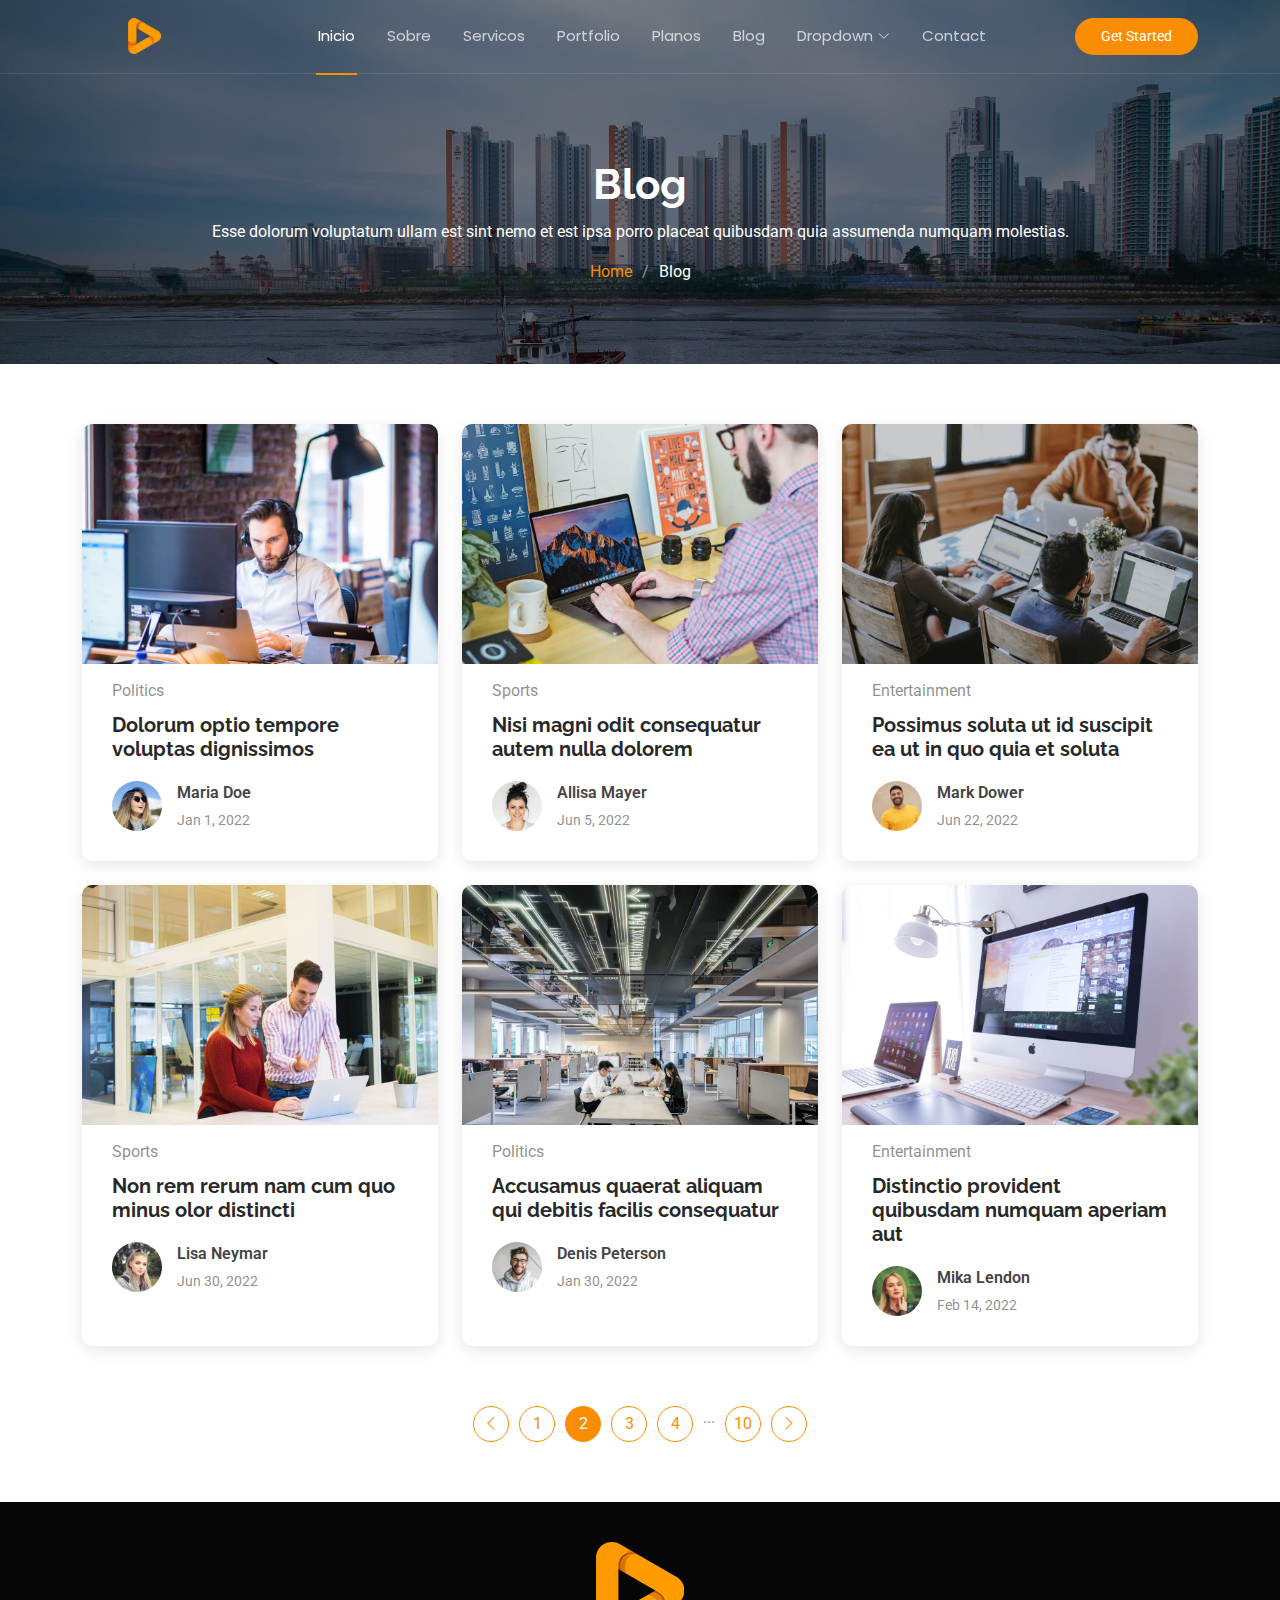
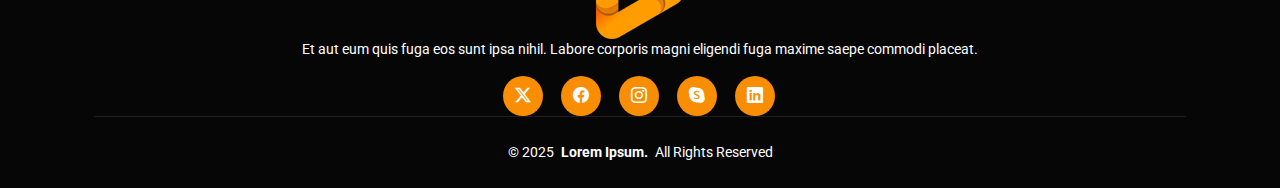
<file: blog.html>
<!DOCTYPE html>
<html lang="en">

<head>
  <meta charset="utf-8">
  <meta content="width=device-width, initial-scale=1.0" name="viewport">
  <title>Blog - Lorem Ipsum</title>
  <meta name="description" content="">
  <meta name="keywords" content="">

  <!-- Favicons -->
  <link href="assets/img/favicon.png" rel="icon">
  <link href="assets/img/apple-touch-icon.png" rel="apple-touch-icon">

  <!-- Fonts -->
  <link href="https://fonts.googleapis.com" rel="preconnect">
  <link href="https://fonts.gstatic.com" rel="preconnect" crossorigin>
  <link href="https://fonts.googleapis.com/css2?family=Roboto:ital,wght@0,100;0,300;0,400;0,500;0,700;0,900;1,100;1,300;1,400;1,500;1,700;1,900&family=Poppins:ital,wght@0,100;0,200;0,300;0,400;0,500;0,600;0,700;0,800;0,900;1,100;1,200;1,300;1,400;1,500;1,600;1,700;1,800;1,900&family=Raleway:ital,wght@0,100;0,200;0,300;0,400;0,500;0,600;0,700;0,800;0,900;1,100;1,200;1,300;1,400;1,500;1,600;1,700;1,800;1,900&display=swap" rel="stylesheet">

  <!-- Vendor CSS Files -->
  <link href="assets/vendor/bootstrap/css/bootstrap.min.css" rel="stylesheet">
  <link href="assets/vendor/bootstrap-icons/bootstrap-icons.css" rel="stylesheet">
  <link href="assets/vendor/aos/aos.css" rel="stylesheet">
  <link href="assets/vendor/glightbox/css/glightbox.min.css" rel="stylesheet">
  <link href="assets/vendor/swiper/swiper-bundle.min.css" rel="stylesheet">

  <!-- Main CSS File -->
  <link href="assets/css/main.css" rel="stylesheet">


</head>

<body class="blog-page">

  <header id="header" class="header d-flex align-items-center fixed-top">
    <div class="container position-relative d-flex align-items-center justify-content-between">

      <a href="index.html" class="logo d-flex align-items-center me-auto me-xl-0">
        <img src="assets/img/logo.png" alt="Logo Lorem"> 
      </a>

      <nav id="navmenu" class="navmenu">
        <ul>
          <li><a href="#hero" class="active">Inicio</a></li>
          <li><a href="#about">Sobre</a></li>
          <li><a href="#services">Servicos</a></li>
          <li><a href="#portfolio">Portfolio</a></li>
          <li><a href="#pricing">Planos</a></li>
          <li><a href="blog.html">Blog</a></li>
          <li class="dropdown"><a href="#"><span>Dropdown</span> <i class="bi bi-chevron-down toggle-dropdown"></i></a>
            <ul>
              <li><a href="#">Dropdown 1</a></li>
              <li class="dropdown"><a href="#"><span>Deep Dropdown</span> <i class="bi bi-chevron-down toggle-dropdown"></i></a>
                <ul>
                  <li><a href="#">Deep Dropdown 1</a></li>
                  <li><a href="#">Deep Dropdown 2</a></li>
                  <li><a href="#">Deep Dropdown 3</a></li>
                  <li><a href="#">Deep Dropdown 4</a></li>
                  <li><a href="#">Deep Dropdown 5</a></li>
                </ul>
              </li>
              <li><a href="#">Dropdown 2</a></li>
              <li><a href="#">Dropdown 3</a></li>
              <li><a href="#">Dropdown 4</a></li>
            </ul>
          </li>
          <li><a href="#contact">Contact</a></li>
        </ul>
        <i class="mobile-nav-toggle d-xl-none bi bi-list"></i>
      </nav>

      <a class="cta-btn" href="#about">Get Started</a>

    </div>
  </header>

  <main class="main">

    <!-- Page Title -->
    <div class="page-title dark-background" data-aos="fade" style="background-image: url(assets/img/page-title-bg.webp);">
      <div class="container position-relative">
        <h1>Blog</h1>
        <p>Esse dolorum voluptatum ullam est sint nemo et est ipsa porro placeat quibusdam quia assumenda numquam molestias.</p>
        <nav class="breadcrumbs">
          <ol>
            <li><a href="index.html">Home</a></li>
            <li class="current">Blog</li>
          </ol>
        </nav>
      </div>
    </div><!-- End Page Title -->

    <!-- Blog Posts Section -->
    <section id="blog-posts" class="blog-posts section">

      <div class="container">
        <div class="row gy-4">

          <div class="col-lg-4">
            <article>

              <div class="post-img">
                <img src="assets/img/blog/blog-1.jpg" alt="" class="img-fluid">
              </div>

              <p class="post-category">Politics</p>

              <h2 class="title">
                <a href="blog-details.html">Dolorum optio tempore voluptas dignissimos</a>
              </h2>

              <div class="d-flex align-items-center">
                <img src="assets/img/blog/blog-author.jpg" alt="" class="img-fluid post-author-img flex-shrink-0">
                <div class="post-meta">
                  <p class="post-author">Maria Doe</p>
                  <p class="post-date">
                    <time datetime="2022-01-01">Jan 1, 2022</time>
                  </p>
                </div>
              </div>

            </article>
          </div><!-- End post list item -->

          <div class="col-lg-4">
            <article>

              <div class="post-img">
                <img src="assets/img/blog/blog-2.jpg" alt="" class="img-fluid">
              </div>

              <p class="post-category">Sports</p>

              <h2 class="title">
                <a href="blog-details.html">Nisi magni odit consequatur autem nulla dolorem</a>
              </h2>

              <div class="d-flex align-items-center">
                <img src="assets/img/blog/blog-author-2.jpg" alt="" class="img-fluid post-author-img flex-shrink-0">
                <div class="post-meta">
                  <p class="post-author">Allisa Mayer</p>
                  <p class="post-date">
                    <time datetime="2022-01-01">Jun 5, 2022</time>
                  </p>
                </div>
              </div>

            </article>
          </div><!-- End post list item -->

          <div class="col-lg-4">
            <article>

              <div class="post-img">
                <img src="assets/img/blog/blog-3.jpg" alt="" class="img-fluid">
              </div>

              <p class="post-category">Entertainment</p>

              <h2 class="title">
                <a href="blog-details.html">Possimus soluta ut id suscipit ea ut in quo quia et soluta</a>
              </h2>

              <div class="d-flex align-items-center">
                <img src="assets/img/blog/blog-author-3.jpg" alt="" class="img-fluid post-author-img flex-shrink-0">
                <div class="post-meta">
                  <p class="post-author">Mark Dower</p>
                  <p class="post-date">
                    <time datetime="2022-01-01">Jun 22, 2022</time>
                  </p>
                </div>
              </div>

            </article>
          </div><!-- End post list item -->

          <div class="col-lg-4">
            <article>

              <div class="post-img">
                <img src="assets/img/blog/blog-4.jpg" alt="" class="img-fluid">
              </div>

              <p class="post-category">Sports</p>

              <h2 class="title">
                <a href="blog-details.html">Non rem rerum nam cum quo minus olor distincti</a>
              </h2>

              <div class="d-flex align-items-center">
                <img src="assets/img/blog/blog-author-4.jpg" alt="" class="img-fluid post-author-img flex-shrink-0">
                <div class="post-meta">
                  <p class="post-author">Lisa Neymar</p>
                  <p class="post-date">
                    <time datetime="2022-01-01">Jun 30, 2022</time>
                  </p>
                </div>
              </div>

            </article>
          </div><!-- End post list item -->

          <div class="col-lg-4">
            <article>

              <div class="post-img">
                <img src="assets/img/blog/blog-5.jpg" alt="" class="img-fluid">
              </div>

              <p class="post-category">Politics</p>

              <h2 class="title">
                <a href="blog-details.html">Accusamus quaerat aliquam qui debitis facilis consequatur</a>
              </h2>

              <div class="d-flex align-items-center">
                <img src="assets/img/blog/blog-author-5.jpg" alt="" class="img-fluid post-author-img flex-shrink-0">
                <div class="post-meta">
                  <p class="post-author">Denis Peterson</p>
                  <p class="post-date">
                    <time datetime="2022-01-01">Jan 30, 2022</time>
                  </p>
                </div>
              </div>

            </article>
          </div><!-- End post list item -->

          <div class="col-lg-4">
            <article>

              <div class="post-img">
                <img src="assets/img/blog/blog-6.jpg" alt="" class="img-fluid">
              </div>

              <p class="post-category">Entertainment</p>

              <h2 class="title">
                <a href="blog-details.html">Distinctio provident quibusdam numquam aperiam aut</a>
              </h2>

              <div class="d-flex align-items-center">
                <img src="assets/img/blog/blog-author-6.jpg" alt="" class="img-fluid post-author-img flex-shrink-0">
                <div class="post-meta">
                  <p class="post-author">Mika Lendon</p>
                  <p class="post-date">
                    <time datetime="2022-01-01">Feb 14, 2022</time>
                  </p>
                </div>
              </div>

            </article>
          </div><!-- End post list item -->

        </div>
      </div>

    </section><!-- /Blog Posts Section -->

    <!-- Blog Pagination Section -->
    <section id="blog-pagination" class="blog-pagination section">

      <div class="container">
        <div class="d-flex justify-content-center">
          <ul>
            <li><a href="#"><i class="bi bi-chevron-left"></i></a></li>
            <li><a href="#">1</a></li>
            <li><a href="#" class="active">2</a></li>
            <li><a href="#">3</a></li>
            <li><a href="#">4</a></li>
            <li>...</li>
            <li><a href="#">10</a></li>
            <li><a href="#"><i class="bi bi-chevron-right"></i></a></li>
          </ul>
        </div>
      </div>

    </section><!-- /Blog Pagination Section -->

  </main>

  <footer id="footer" class="footer dark-background">
    <div class="container">
      
      <img src="assets/img/logo.png" alt="Logo Lorem"> 
      <p>Et aut eum quis fuga eos sunt ipsa nihil. Labore corporis magni eligendi fuga maxime saepe commodi placeat.</p>
      <div class="social-links d-flex justify-content-center">
        <a href=""><i class="bi bi-twitter-x"></i></a>
        <a href=""><i class="bi bi-facebook"></i></a>
        <a href=""><i class="bi bi-instagram"></i></a>
        <a href=""><i class="bi bi-skype"></i></a>
        <a href=""><i class="bi bi-linkedin"></i></a>
      </div>
      <div class="container">
        <div class="copyright">
          <span>&copy; 2025</span> <strong class="px-1 sitename">Lorem Ipsum.</strong> <span>All Rights Reserved</span>
        </div>
      </div>
    </div>
  </footer>

  <!-- Scroll Top -->
  <a href="#" id="scroll-top" class="scroll-top d-flex align-items-center justify-content-center"><i class="bi bi-arrow-up-short"></i></a>

  <!-- Preloader -->
  <div id="preloader"></div>

  <!-- Vendor JS Files -->
  <script src="assets/vendor/bootstrap/js/bootstrap.bundle.min.js"></script>
  <script src="assets/vendor/php-email-form/validate.js"></script>
  <script src="assets/vendor/aos/aos.js"></script>
  <script src="assets/vendor/glightbox/js/glightbox.min.js"></script>
  <script src="assets/vendor/purecounter/purecounter_vanilla.js"></script>
  <script src="assets/vendor/imagesloaded/imagesloaded.pkgd.min.js"></script>
  <script src="assets/vendor/isotope-layout/isotope.pkgd.min.js"></script>
  <script src="assets/vendor/swiper/swiper-bundle.min.js"></script>

  <!-- Main JS File -->
  <script src="assets/js/main.js"></script>

</body>

</html>
</file>
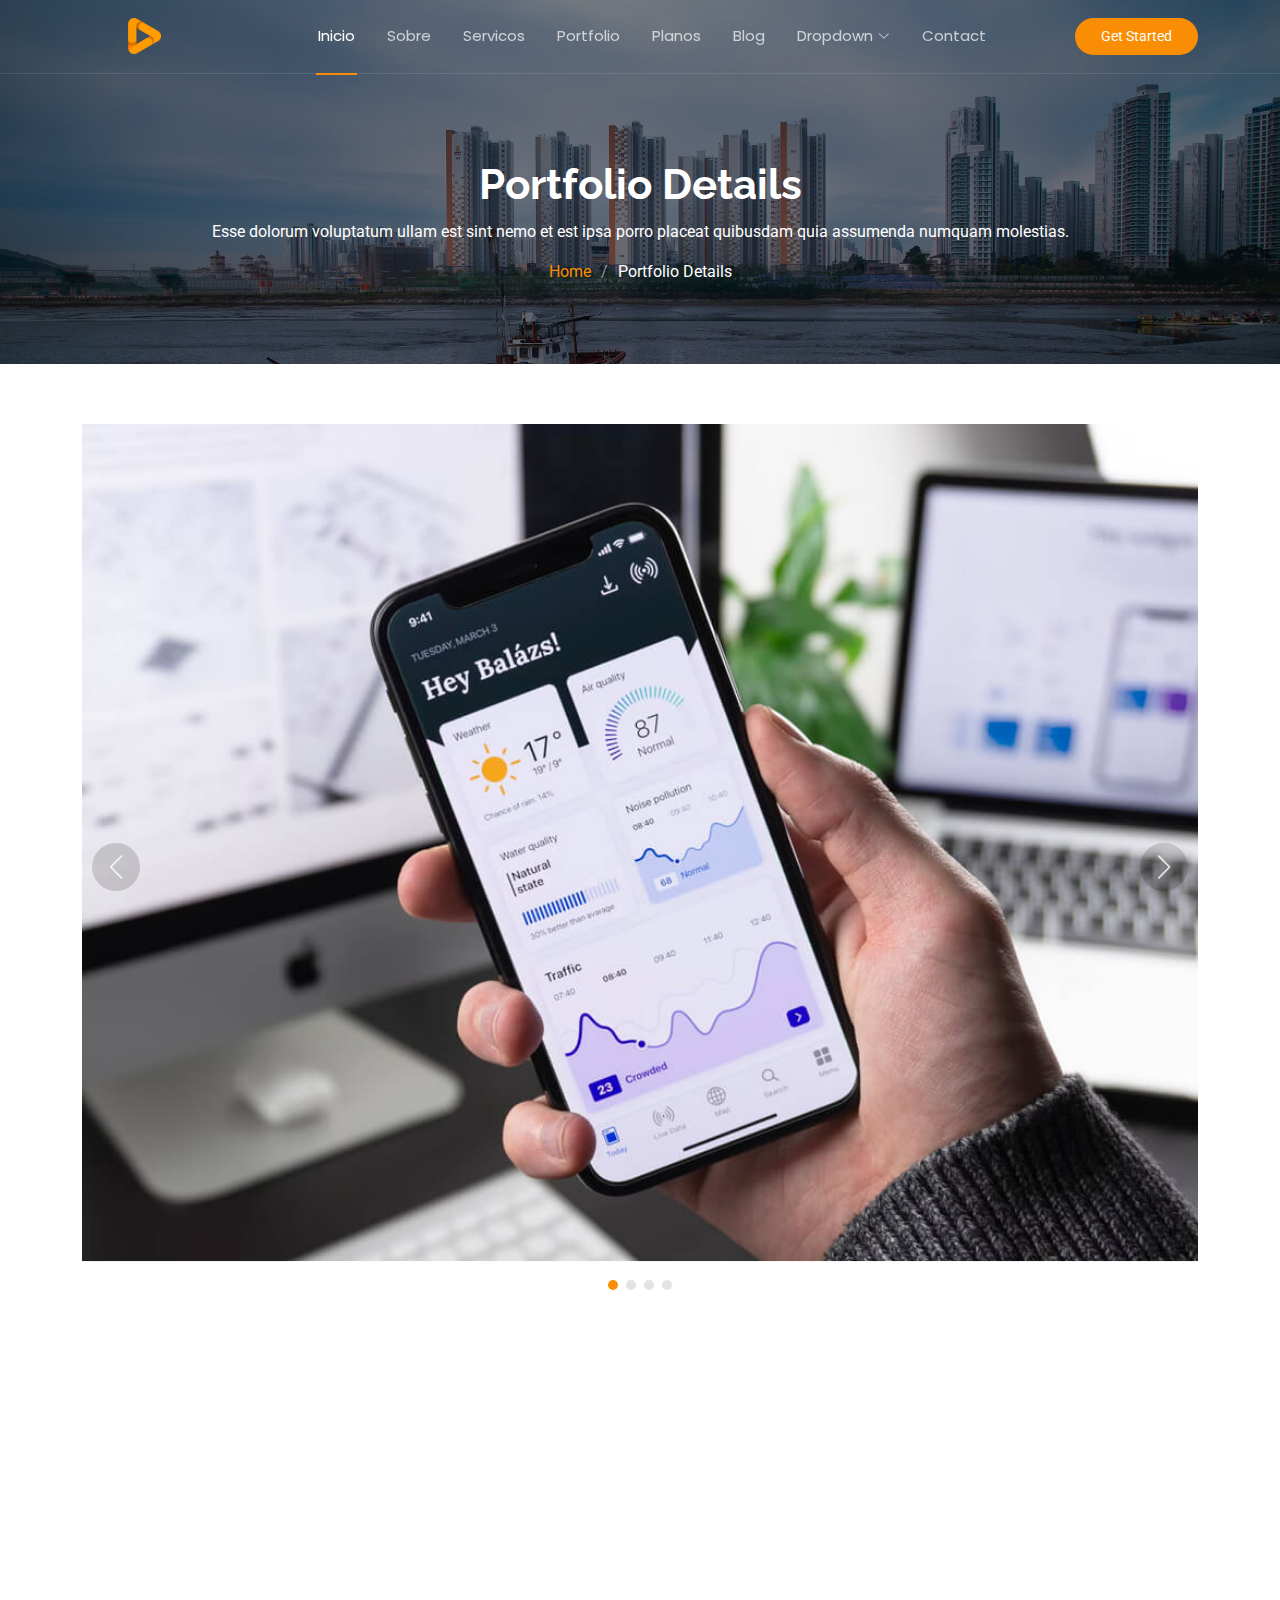
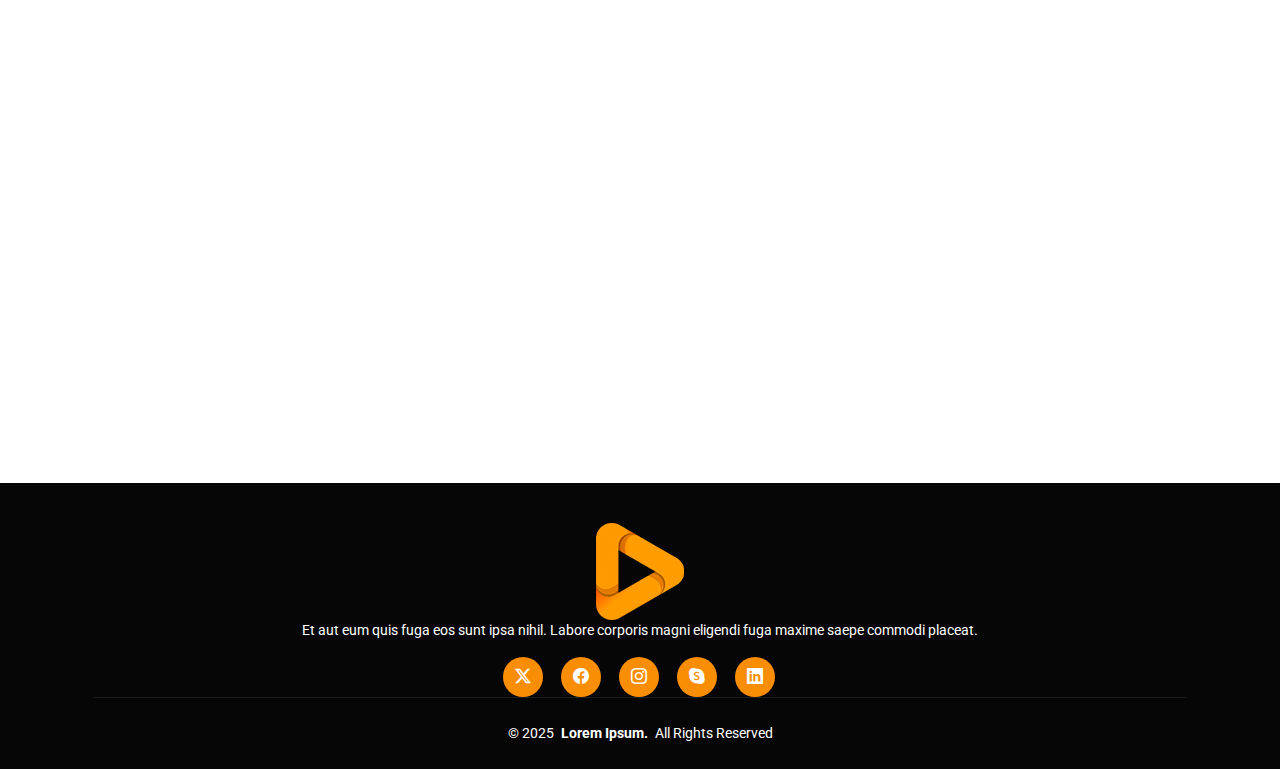
<file: portfolio-details.html>
<!DOCTYPE html>
<html lang="en">

<head>
  <meta charset="utf-8">
  <meta content="width=device-width, initial-scale=1.0" name="viewport">
  <title>Portfolio Details - Lorem Ipsum</title>
  <meta name="description" content="">
  <meta name="keywords" content="">

  <!-- Favicons -->
  <link href="assets/img/favicon.png" rel="icon">
  <link href="assets/img/apple-touch-icon.png" rel="apple-touch-icon">

  <!-- Fonts -->
  <link href="https://fonts.googleapis.com" rel="preconnect">
  <link href="https://fonts.gstatic.com" rel="preconnect" crossorigin>
  <link href="https://fonts.googleapis.com/css2?family=Roboto:ital,wght@0,100;0,300;0,400;0,500;0,700;0,900;1,100;1,300;1,400;1,500;1,700;1,900&family=Poppins:ital,wght@0,100;0,200;0,300;0,400;0,500;0,600;0,700;0,800;0,900;1,100;1,200;1,300;1,400;1,500;1,600;1,700;1,800;1,900&family=Raleway:ital,wght@0,100;0,200;0,300;0,400;0,500;0,600;0,700;0,800;0,900;1,100;1,200;1,300;1,400;1,500;1,600;1,700;1,800;1,900&display=swap" rel="stylesheet">

  <!-- Vendor CSS Files -->
  <link href="assets/vendor/bootstrap/css/bootstrap.min.css" rel="stylesheet">
  <link href="assets/vendor/bootstrap-icons/bootstrap-icons.css" rel="stylesheet">
  <link href="assets/vendor/aos/aos.css" rel="stylesheet">
  <link href="assets/vendor/glightbox/css/glightbox.min.css" rel="stylesheet">
  <link href="assets/vendor/swiper/swiper-bundle.min.css" rel="stylesheet">

  <!-- Main CSS File -->
  <link href="assets/css/main.css" rel="stylesheet">


</head>

<body class="portfolio-details-page">

  <header id="header" class="header d-flex align-items-center fixed-top">
    <div class="container position-relative d-flex align-items-center justify-content-between">

      <a href="index.html" class="logo d-flex align-items-center me-auto me-xl-0">
        <img src="assets/img/logo.png" alt="Logo Lorem"> 
      </a>

      <nav id="navmenu" class="navmenu">
        <ul>
          <li><a href="#hero" class="active">Inicio</a></li>
          <li><a href="#about">Sobre</a></li>
          <li><a href="#services">Servicos</a></li>
          <li><a href="#portfolio">Portfolio</a></li>
          <li><a href="#pricing">Planos</a></li>
          <li><a href="blog.html">Blog</a></li>
          <li class="dropdown"><a href="#"><span>Dropdown</span> <i class="bi bi-chevron-down toggle-dropdown"></i></a>
            <ul>
              <li><a href="#">Dropdown 1</a></li>
              <li class="dropdown"><a href="#"><span>Deep Dropdown</span> <i class="bi bi-chevron-down toggle-dropdown"></i></a>
                <ul>
                  <li><a href="#">Deep Dropdown 1</a></li>
                  <li><a href="#">Deep Dropdown 2</a></li>
                  <li><a href="#">Deep Dropdown 3</a></li>
                  <li><a href="#">Deep Dropdown 4</a></li>
                  <li><a href="#">Deep Dropdown 5</a></li>
                </ul>
              </li>
              <li><a href="#">Dropdown 2</a></li>
              <li><a href="#">Dropdown 3</a></li>
              <li><a href="#">Dropdown 4</a></li>
            </ul>
          </li>
          <li><a href="#contact">Contact</a></li>
        </ul>
        <i class="mobile-nav-toggle d-xl-none bi bi-list"></i>
      </nav>

      <a class="cta-btn" href="#about">Get Started</a>

    </div>
  </header>

  <main class="main">

    <!-- Page Title -->
    <div class="page-title dark-background" data-aos="fade" style="background-image: url(assets/img/page-title-bg.webp);">
      <div class="container position-relative">
        <h1>Portfolio Details</h1>
        <p>Esse dolorum voluptatum ullam est sint nemo et est ipsa porro placeat quibusdam quia assumenda numquam molestias.</p>
        <nav class="breadcrumbs">
          <ol>
            <li><a href="index.html">Home</a></li>
            <li class="current">Portfolio Details</li>
          </ol>
        </nav>
      </div>
    </div><!-- End Page Title -->

    <!-- Portfolio Details Section -->
    <section id="portfolio-details" class="portfolio-details section">

      <div class="container" data-aos="fade-up">

        <div class="portfolio-details-slider swiper init-swiper">
          <script type="application/json" class="swiper-config">
            {
              "loop": true,
              "speed": 600,
              "autoplay": {
                "delay": 5000
              },
              "slidesPerView": "auto",
              "navigation": {
                "nextEl": ".swiper-button-next",
                "prevEl": ".swiper-button-prev"
              },
              "pagination": {
                "el": ".swiper-pagination",
                "type": "bullets",
                "clickable": true
              }
            }
          </script>
          <div class="swiper-wrapper align-items-center">

            <div class="swiper-slide">
              <img src="assets/img/portfolio/app-1.jpg" alt="">
            </div>

            <div class="swiper-slide">
              <img src="assets/img/portfolio/product-1.jpg" alt="">
            </div>

            <div class="swiper-slide">
              <img src="assets/img/portfolio/branding-1.jpg" alt="">
            </div>

            <div class="swiper-slide">
              <img src="assets/img/portfolio/books-1.jpg" alt="">
            </div>

          </div>
          <div class="swiper-button-prev"></div>
          <div class="swiper-button-next"></div>
          <div class="swiper-pagination"></div>
        </div>

        <div class="row justify-content-between gy-4 mt-4">

          <div class="col-lg-8" data-aos="fade-up">
            <div class="portfolio-description">
              <h2>This is an example of portfolio details</h2>
              <p>
                Autem ipsum nam porro corporis rerum. Quis eos dolorem eos itaque inventore commodi labore quia quia. Exercitationem repudiandae officiis neque suscipit non officia eaque itaque enim. Voluptatem officia accusantium nesciunt est omnis tempora consectetur dignissimos. Sequi nulla at esse enim cum deserunt eius.
              </p>
              <p>
                Amet consequatur qui dolore veniam voluptatem voluptatem sit. Non aspernatur atque natus ut cum nam et. Praesentium error dolores rerum minus sequi quia veritatis eum. Eos et doloribus doloremque nesciunt molestiae laboriosam.
              </p>

              <div class="testimonial-item">
                <p>
                  <i class="bi bi-quote quote-icon-left"></i>
                  <span>Export tempor illum tamen malis malis eram quae irure esse labore quem cillum quid cillum eram malis quorum velit fore eram velit sunt aliqua noster fugiat irure amet legam anim culpa.</span>
                  <i class="bi bi-quote quote-icon-right"></i>
                </p>
                <div>
                  <img src="assets/img/testimonials/testimonials-2.jpg" class="testimonial-img" alt="">
                  <h3>Sara Wilsson</h3>
                  <h4>Designer</h4>
                </div>
              </div>

              <p>
                Impedit ipsum quae et aliquid doloribus et voluptatem quasi. Perspiciatis occaecati earum et magnam animi. Quibusdam non qui ea vitae suscipit vitae sunt. Repudiandae incidunt cumque minus deserunt assumenda tempore. Delectus voluptas necessitatibus est.
              </p>

              <p>
                Sunt voluptatum sapiente facilis quo odio aut ipsum repellat debitis. Molestiae et autem libero. Explicabo et quod necessitatibus similique quis dolor eum. Numquam eaque praesentium rem et qui nesciunt.
              </p>

            </div>
          </div>

          <div class="col-lg-3" data-aos="fade-up" data-aos-delay="100">
            <div class="portfolio-info">
              <h3>Project information</h3>
              <ul>
                <li><strong>Category</strong> Web design</li>
                <li><strong>Client</strong> ASU Company</li>
                <li><strong>Project date</strong> 01 March, 2020</li>
                <li><strong>Project URL</strong> <a href="#">www.example.com</a></li>
                <li><a href="#" class="btn-visit align-self-start">Visit Website</a></li>
              </ul>
            </div>
          </div>

        </div>

      </div>

    </section><!-- /Portfolio Details Section -->

  </main>

  <footer id="footer" class="footer dark-background">
    <div class="container">
      
      <img src="assets/img/logo.png" alt="Logo Lorem"> 
      <p>Et aut eum quis fuga eos sunt ipsa nihil. Labore corporis magni eligendi fuga maxime saepe commodi placeat.</p>
      <div class="social-links d-flex justify-content-center">
        <a href=""><i class="bi bi-twitter-x"></i></a>
        <a href=""><i class="bi bi-facebook"></i></a>
        <a href=""><i class="bi bi-instagram"></i></a>
        <a href=""><i class="bi bi-skype"></i></a>
        <a href=""><i class="bi bi-linkedin"></i></a>
      </div>
      <div class="container">
        <div class="copyright">
          <span>&copy; 2025</span> <strong class="px-1 sitename">Lorem Ipsum.</strong> <span>All Rights Reserved</span>
        </div>
      </div>
    </div>
  </footer>

  <!-- Scroll Top -->
  <a href="#" id="scroll-top" class="scroll-top d-flex align-items-center justify-content-center"><i class="bi bi-arrow-up-short"></i></a>

  <!-- Preloader -->
  <div id="preloader"></div>

  <!-- Vendor JS Files -->
  <script src="assets/vendor/bootstrap/js/bootstrap.bundle.min.js"></script>
  <script src="assets/vendor/php-email-form/validate.js"></script>
  <script src="assets/vendor/aos/aos.js"></script>
  <script src="assets/vendor/glightbox/js/glightbox.min.js"></script>
  <script src="assets/vendor/purecounter/purecounter_vanilla.js"></script>
  <script src="assets/vendor/imagesloaded/imagesloaded.pkgd.min.js"></script>
  <script src="assets/vendor/isotope-layout/isotope.pkgd.min.js"></script>
  <script src="assets/vendor/swiper/swiper-bundle.min.js"></script>

  <!-- Main JS File -->
  <script src="assets/js/main.js"></script>

</body>

</html>
</file>
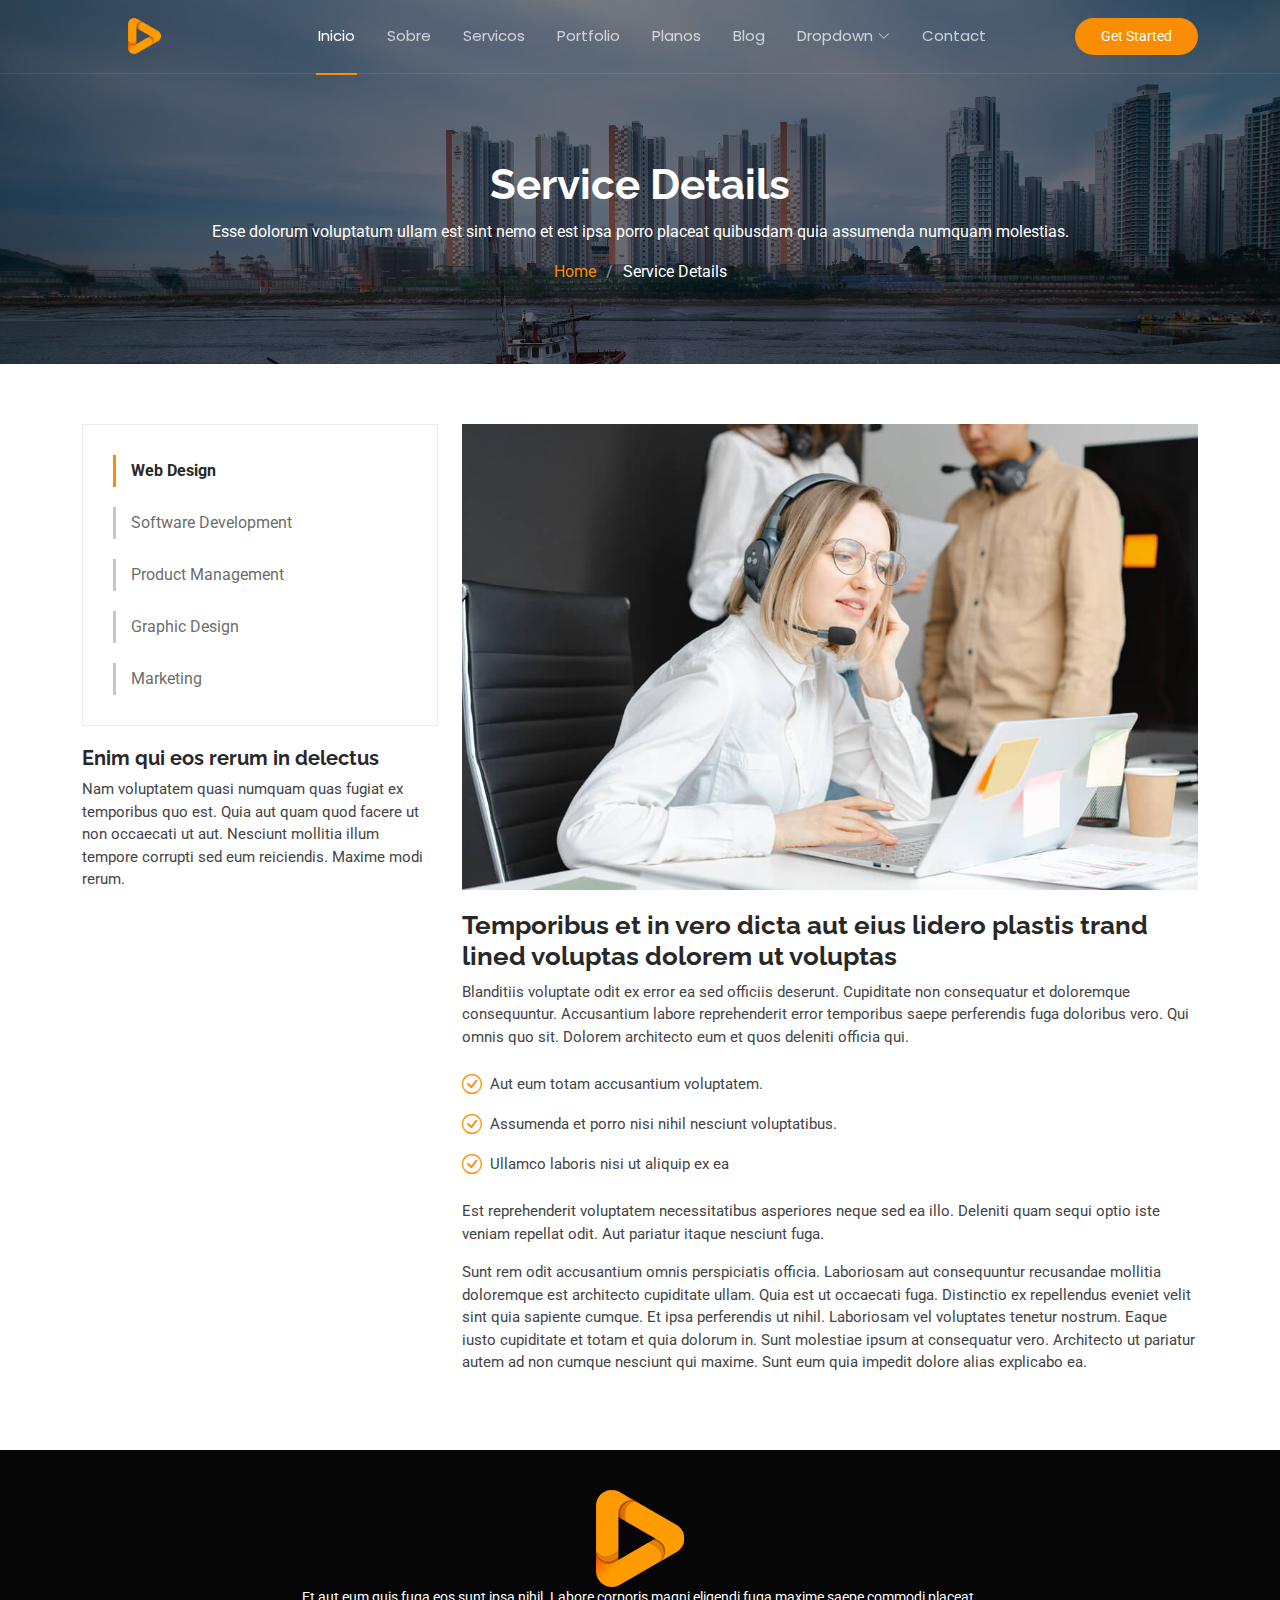
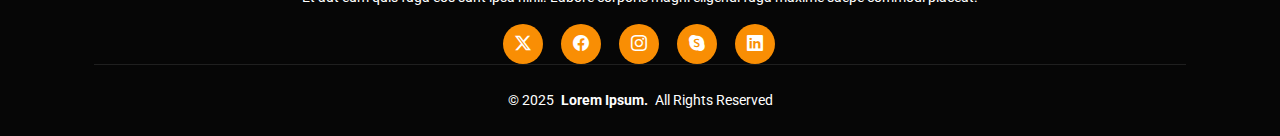
<file: service-details.html>
<!DOCTYPE html>
<html lang="en">

<head>
  <meta charset="utf-8">
  <meta content="width=device-width, initial-scale=1.0" name="viewport">
  <title>Service Details - Lorem Ipsum</title>
  <meta name="description" content="">
  <meta name="keywords" content="">

  <!-- Favicons -->
  <link href="assets/img/favicon.png" rel="icon">
  <link href="assets/img/apple-touch-icon.png" rel="apple-touch-icon">

  <!-- Fonts -->
  <link href="https://fonts.googleapis.com" rel="preconnect">
  <link href="https://fonts.gstatic.com" rel="preconnect" crossorigin>
  <link href="https://fonts.googleapis.com/css2?family=Roboto:ital,wght@0,100;0,300;0,400;0,500;0,700;0,900;1,100;1,300;1,400;1,500;1,700;1,900&family=Poppins:ital,wght@0,100;0,200;0,300;0,400;0,500;0,600;0,700;0,800;0,900;1,100;1,200;1,300;1,400;1,500;1,600;1,700;1,800;1,900&family=Raleway:ital,wght@0,100;0,200;0,300;0,400;0,500;0,600;0,700;0,800;0,900;1,100;1,200;1,300;1,400;1,500;1,600;1,700;1,800;1,900&display=swap" rel="stylesheet">

  <!-- Vendor CSS Files -->
  <link href="assets/vendor/bootstrap/css/bootstrap.min.css" rel="stylesheet">
  <link href="assets/vendor/bootstrap-icons/bootstrap-icons.css" rel="stylesheet">
  <link href="assets/vendor/aos/aos.css" rel="stylesheet">
  <link href="assets/vendor/glightbox/css/glightbox.min.css" rel="stylesheet">
  <link href="assets/vendor/swiper/swiper-bundle.min.css" rel="stylesheet">

  <!-- Main CSS File -->
  <link href="assets/css/main.css" rel="stylesheet">

</head>

<body class="service-details-page">

  <header id="header" class="header d-flex align-items-center fixed-top">
    <div class="container position-relative d-flex align-items-center justify-content-between">

      <a href="index.html" class="logo d-flex align-items-center me-auto me-xl-0">
        <img src="assets/img/logo.png" alt="Logo Lorem"> 
      </a>

      <nav id="navmenu" class="navmenu">
        <ul>
          <li><a href="#hero" class="active">Inicio</a></li>
          <li><a href="#about">Sobre</a></li>
          <li><a href="#services">Servicos</a></li>
          <li><a href="#portfolio">Portfolio</a></li>
          <li><a href="#pricing">Planos</a></li>
          <li><a href="blog.html">Blog</a></li>
          <li class="dropdown"><a href="#"><span>Dropdown</span> <i class="bi bi-chevron-down toggle-dropdown"></i></a>
            <ul>
              <li><a href="#">Dropdown 1</a></li>
              <li class="dropdown"><a href="#"><span>Deep Dropdown</span> <i class="bi bi-chevron-down toggle-dropdown"></i></a>
                <ul>
                  <li><a href="#">Deep Dropdown 1</a></li>
                  <li><a href="#">Deep Dropdown 2</a></li>
                  <li><a href="#">Deep Dropdown 3</a></li>
                  <li><a href="#">Deep Dropdown 4</a></li>
                  <li><a href="#">Deep Dropdown 5</a></li>
                </ul>
              </li>
              <li><a href="#">Dropdown 2</a></li>
              <li><a href="#">Dropdown 3</a></li>
              <li><a href="#">Dropdown 4</a></li>
            </ul>
          </li>
          <li><a href="#contact">Contact</a></li>
        </ul>
        <i class="mobile-nav-toggle d-xl-none bi bi-list"></i>
      </nav>

      <a class="cta-btn" href="#about">Get Started</a>

    </div>
  </header>

  <main class="main">

    <!-- Page Title -->
    <div class="page-title dark-background" data-aos="fade" style="background-image: url(assets/img/page-title-bg.webp);">
      <div class="container position-relative">
        <h1>Service Details</h1>
        <p>Esse dolorum voluptatum ullam est sint nemo et est ipsa porro placeat quibusdam quia assumenda numquam molestias.</p>
        <nav class="breadcrumbs">
          <ol>
            <li><a href="index.html">Home</a></li>
            <li class="current">Service Details</li>
          </ol>
        </nav>
      </div>
    </div><!-- End Page Title -->

    <!-- Service Details Section -->
    <section id="service-details" class="service-details section">

      <div class="container">

        <div class="row gy-4">

          <div class="col-lg-4" data-aos="fade-up" data-aos-delay="100">
            <div class="services-list">
              <a href="#" class="active">Web Design</a>
              <a href="#">Software Development</a>
              <a href="#">Product Management</a>
              <a href="#">Graphic Design</a>
              <a href="#">Marketing</a>
            </div>

            <h4>Enim qui eos rerum in delectus</h4>
            <p>Nam voluptatem quasi numquam quas fugiat ex temporibus quo est. Quia aut quam quod facere ut non occaecati ut aut. Nesciunt mollitia illum tempore corrupti sed eum reiciendis. Maxime modi rerum.</p>
          </div>

          <div class="col-lg-8" data-aos="fade-up" data-aos-delay="200">
            <img src="assets/img/services.jpg" alt="" class="img-fluid services-img">
            <h3>Temporibus et in vero dicta aut eius lidero plastis trand lined voluptas dolorem ut voluptas</h3>
            <p>
              Blanditiis voluptate odit ex error ea sed officiis deserunt. Cupiditate non consequatur et doloremque consequuntur. Accusantium labore reprehenderit error temporibus saepe perferendis fuga doloribus vero. Qui omnis quo sit. Dolorem architecto eum et quos deleniti officia qui.
            </p>
            <ul>
              <li><i class="bi bi-check-circle"></i> <span>Aut eum totam accusantium voluptatem.</span></li>
              <li><i class="bi bi-check-circle"></i> <span>Assumenda et porro nisi nihil nesciunt voluptatibus.</span></li>
              <li><i class="bi bi-check-circle"></i> <span>Ullamco laboris nisi ut aliquip ex ea</span></li>
            </ul>
            <p>
              Est reprehenderit voluptatem necessitatibus asperiores neque sed ea illo. Deleniti quam sequi optio iste veniam repellat odit. Aut pariatur itaque nesciunt fuga.
            </p>
            <p>
              Sunt rem odit accusantium omnis perspiciatis officia. Laboriosam aut consequuntur recusandae mollitia doloremque est architecto cupiditate ullam. Quia est ut occaecati fuga. Distinctio ex repellendus eveniet velit sint quia sapiente cumque. Et ipsa perferendis ut nihil. Laboriosam vel voluptates tenetur nostrum. Eaque iusto cupiditate et totam et quia dolorum in. Sunt molestiae ipsum at consequatur vero. Architecto ut pariatur autem ad non cumque nesciunt qui maxime. Sunt eum quia impedit dolore alias explicabo ea.
            </p>
          </div>

        </div>

      </div>

    </section><!-- /Service Details Section -->

  </main>

  <footer id="footer" class="footer dark-background">
    <div class="container">
      
      <img src="assets/img/logo.png" alt="Logo Lorem"> 
      <p>Et aut eum quis fuga eos sunt ipsa nihil. Labore corporis magni eligendi fuga maxime saepe commodi placeat.</p>
      <div class="social-links d-flex justify-content-center">
        <a href=""><i class="bi bi-twitter-x"></i></a>
        <a href=""><i class="bi bi-facebook"></i></a>
        <a href=""><i class="bi bi-instagram"></i></a>
        <a href=""><i class="bi bi-skype"></i></a>
        <a href=""><i class="bi bi-linkedin"></i></a>
      </div>
      <div class="container">
        <div class="copyright">
          <span>&copy; 2025</span> <strong class="px-1 sitename">Lorem Ipsum.</strong> <span>All Rights Reserved</span>
        </div>
      </div>
    </div>
  </footer>

  <!-- Scroll Top -->
  <a href="#" id="scroll-top" class="scroll-top d-flex align-items-center justify-content-center"><i class="bi bi-arrow-up-short"></i></a>

  <!-- Preloader -->
  <div id="preloader"></div>

  <!-- Vendor JS Files -->
  <script src="assets/vendor/bootstrap/js/bootstrap.bundle.min.js"></script>
  <script src="assets/vendor/php-email-form/validate.js"></script>
  <script src="assets/vendor/aos/aos.js"></script>
  <script src="assets/vendor/glightbox/js/glightbox.min.js"></script>
  <script src="assets/vendor/purecounter/purecounter_vanilla.js"></script>
  <script src="assets/vendor/imagesloaded/imagesloaded.pkgd.min.js"></script>
  <script src="assets/vendor/isotope-layout/isotope.pkgd.min.js"></script>
  <script src="assets/vendor/swiper/swiper-bundle.min.js"></script>

  <!-- Main JS File -->
  <script src="assets/js/main.js"></script>

</body>

</html>
</file>
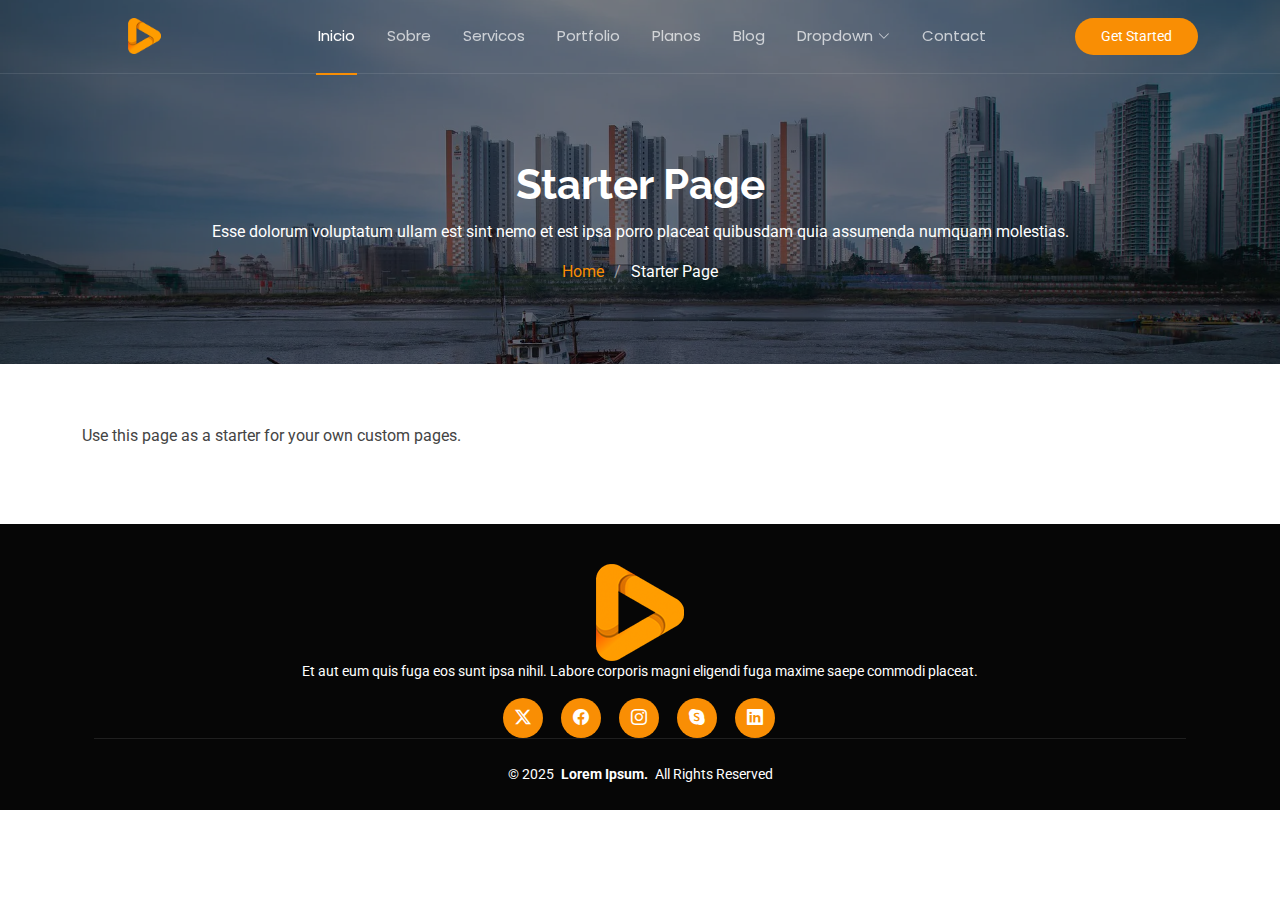
<file: starter-page.html>
<!DOCTYPE html>
<html lang="en">

<head>
  <meta charset="utf-8">
  <meta content="width=device-width, initial-scale=1.0" name="viewport">
  <title>Starter Page - Lorem Ipsum</title>
  <meta name="description" content="">
  <meta name="keywords" content="">

  <!-- Favicons -->
  <link href="assets/img/favicon.png" rel="icon">
  <link href="assets/img/apple-touch-icon.png" rel="apple-touch-icon">

  <!-- Fonts -->
  <link href="https://fonts.googleapis.com" rel="preconnect">
  <link href="https://fonts.gstatic.com" rel="preconnect" crossorigin>
  <link href="https://fonts.googleapis.com/css2?family=Roboto:ital,wght@0,100;0,300;0,400;0,500;0,700;0,900;1,100;1,300;1,400;1,500;1,700;1,900&family=Poppins:ital,wght@0,100;0,200;0,300;0,400;0,500;0,600;0,700;0,800;0,900;1,100;1,200;1,300;1,400;1,500;1,600;1,700;1,800;1,900&family=Raleway:ital,wght@0,100;0,200;0,300;0,400;0,500;0,600;0,700;0,800;0,900;1,100;1,200;1,300;1,400;1,500;1,600;1,700;1,800;1,900&display=swap" rel="stylesheet">

  <!-- Vendor CSS Files -->
  <link href="assets/vendor/bootstrap/css/bootstrap.min.css" rel="stylesheet">
  <link href="assets/vendor/bootstrap-icons/bootstrap-icons.css" rel="stylesheet">
  <link href="assets/vendor/aos/aos.css" rel="stylesheet">
  <link href="assets/vendor/glightbox/css/glightbox.min.css" rel="stylesheet">
  <link href="assets/vendor/swiper/swiper-bundle.min.css" rel="stylesheet">

  <!-- Main CSS File -->
  <link href="assets/css/main.css" rel="stylesheet">


</head>

<body class="starter-page-page">

  <header id="header" class="header d-flex align-items-center fixed-top">
    <div class="container position-relative d-flex align-items-center justify-content-between">

      <a href="index.html" class="logo d-flex align-items-center me-auto me-xl-0">
        <img src="assets/img/logo.png" alt="Logo Lorem"> 
      </a>

      <nav id="navmenu" class="navmenu">
        <ul>
          <li><a href="#hero" class="active">Inicio</a></li>
          <li><a href="#about">Sobre</a></li>
          <li><a href="#services">Servicos</a></li>
          <li><a href="#portfolio">Portfolio</a></li>
          <li><a href="#pricing">Planos</a></li>
          <li><a href="blog.html">Blog</a></li>
          <li class="dropdown"><a href="#"><span>Dropdown</span> <i class="bi bi-chevron-down toggle-dropdown"></i></a>
            <ul>
              <li><a href="#">Dropdown 1</a></li>
              <li class="dropdown"><a href="#"><span>Deep Dropdown</span> <i class="bi bi-chevron-down toggle-dropdown"></i></a>
                <ul>
                  <li><a href="#">Deep Dropdown 1</a></li>
                  <li><a href="#">Deep Dropdown 2</a></li>
                  <li><a href="#">Deep Dropdown 3</a></li>
                  <li><a href="#">Deep Dropdown 4</a></li>
                  <li><a href="#">Deep Dropdown 5</a></li>
                </ul>
              </li>
              <li><a href="#">Dropdown 2</a></li>
              <li><a href="#">Dropdown 3</a></li>
              <li><a href="#">Dropdown 4</a></li>
            </ul>
          </li>
          <li><a href="#contact">Contact</a></li>
        </ul>
        <i class="mobile-nav-toggle d-xl-none bi bi-list"></i>
      </nav>

      <a class="cta-btn" href="#about">Get Started</a>

    </div>
  </header>

  <main class="main">

    <!-- Page Title -->
    <div class="page-title dark-background" data-aos="fade" style="background-image: url(assets/img/page-title-bg.webp);">
      <div class="container position-relative">
        <h1>Starter Page</h1>
        <p>Esse dolorum voluptatum ullam est sint nemo et est ipsa porro placeat quibusdam quia assumenda numquam molestias.</p>
        <nav class="breadcrumbs">
          <ol>
            <li><a href="index.html">Home</a></li>
            <li class="current">Starter Page</li>
          </ol>
        </nav>
      </div>
    </div><!-- End Page Title -->

    <!-- Starter Section Section -->
    <section id="starter-section" class="starter-section section">

      <div class="container" data-aos="fade-up">
        <p>Use this page as a starter for your own custom pages.</p>
      </div>

    </section><!-- /Starter Section Section -->

  </main>

  <footer id="footer" class="footer dark-background">
    <div class="container">
      
      <img src="assets/img/logo.png" alt="Logo Lorem"> 
      <p>Et aut eum quis fuga eos sunt ipsa nihil. Labore corporis magni eligendi fuga maxime saepe commodi placeat.</p>
      <div class="social-links d-flex justify-content-center">
        <a href=""><i class="bi bi-twitter-x"></i></a>
        <a href=""><i class="bi bi-facebook"></i></a>
        <a href=""><i class="bi bi-instagram"></i></a>
        <a href=""><i class="bi bi-skype"></i></a>
        <a href=""><i class="bi bi-linkedin"></i></a>
      </div>
      <div class="container">
        <div class="copyright">
          <span>&copy; 2025</span> <strong class="px-1 sitename">Lorem Ipsum.</strong> <span>All Rights Reserved</span>
        </div>
      </div>
    </div>
  </footer>

  <!-- Scroll Top -->
  <a href="#" id="scroll-top" class="scroll-top d-flex align-items-center justify-content-center"><i class="bi bi-arrow-up-short"></i></a>

  <!-- Preloader -->
  <div id="preloader"></div>

  <!-- Vendor JS Files -->
  <script src="assets/vendor/bootstrap/js/bootstrap.bundle.min.js"></script>
  <script src="assets/vendor/php-email-form/validate.js"></script>
  <script src="assets/vendor/aos/aos.js"></script>
  <script src="assets/vendor/glightbox/js/glightbox.min.js"></script>
  <script src="assets/vendor/purecounter/purecounter_vanilla.js"></script>
  <script src="assets/vendor/imagesloaded/imagesloaded.pkgd.min.js"></script>
  <script src="assets/vendor/isotope-layout/isotope.pkgd.min.js"></script>
  <script src="assets/vendor/swiper/swiper-bundle.min.js"></script>

  <!-- Main JS File -->
  <script src="assets/js/main.js"></script>

</body>

</html>
</file>
<file: assets/css/main.css>
/* Fonts */
:root {
  --default-font: "Roboto",  system-ui, -apple-system, "Segoe UI", Roboto, "Helvetica Neue", Arial, "Noto Sans", "Liberation Sans", sans-serif, "Apple Color Emoji", "Segoe UI Emoji", "Segoe UI Symbol", "Noto Color Emoji";
  --heading-font: "Raleway",  sans-serif;
  --nav-font: "Poppins",  sans-serif;
}

/* Global Colors - The following color variables are used throughout the website. Updating them here will change the color scheme of the entire website */
:root { 
  --background-color: #ffffff; /* Background color for the entire website, including individual sections */
  --default-color: #444444; /* Default color used for the majority of the text content across the entire website */
  --heading-color: #282828; /* Color for headings, subheadings and title throughout the website */
  --accent-color: #f98e04; /* Accent color that represents your brand on the website. It's used for buttons, links, and other elements that need to stand out */
  --surface-color: #ffffff; /* The surface color is used as a background of boxed elements within sections, such as cards, icon boxes, or other elements that require a visual separation from the global background. */
  --contrast-color: #ffffff; /* Contrast color for text, ensuring readability against backgrounds of accent, heading, or default colors. */
}

/* Nav Menu Colors - The following color variables are used specifically for the navigation menu. They are separate from the global colors to allow for more customization options */
:root {
  --nav-color: #ffffff;  /* The default color of the main navmenu links */
  --nav-hover-color: #f98e04; /* Applied to main navmenu links when they are hovered over or active */
  --nav-mobile-background-color: #ffffff; /* Used as the background color for mobile navigation menu */
  --nav-dropdown-background-color: #ffffff; /* Used as the background color for dropdown items that appear when hovering over primary navigation items */
  --nav-dropdown-color: #444444; /* Used for navigation links of the dropdown items in the navigation menu. */
  --nav-dropdown-hover-color: #f98e04; /* Similar to --nav-hover-color, this color is applied to dropdown navigation links when they are hovered over. */
}

/* Color Presets - These classes override global colors when applied to any section or element, providing reuse of the sam color scheme. */

.light-background {
  --background-color: #f9f9f9;
  --surface-color: #ffffff;
}

.dark-background {
  --background-color: #060606;
  --default-color: #ffffff;
  --heading-color: #ffffff;
  --surface-color: #252525;
  --contrast-color: #ffffff;
}

/* Smooth scroll */
:root {
  scroll-behavior: smooth;
}

/*--------------------------------------------------------------
# General Styling & Shared Classes
--------------------------------------------------------------*/
body {
  color: var(--default-color);
  background-color: var(--background-color);
  font-family: var(--default-font);
}

a {
  color: var(--accent-color);
  text-decoration: none;
  transition: 0.3s;
}

a:hover {
  color: color-mix(in srgb, var(--accent-color), transparent 25%);
  text-decoration: none;
}

h1,
h2,
h3,
h4,
h5,
h6 {
  color: var(--heading-color);
  font-family: var(--heading-font);
}

/* Pulsating Play Button
------------------------------*/
.pulsating-play-btn {
  width: 94px;
  height: 94px;
  background: radial-gradient(var(--accent-color) 50%, color-mix(in srgb, var(--accent-color), transparent 75%) 52%);
  border-radius: 50%;
  display: block;
  position: relative;
  overflow: hidden;
}

.pulsating-play-btn:before {
  content: "";
  position: absolute;
  width: 120px;
  height: 120px;
  animation-delay: 0s;
  animation: pulsate-play-btn 2s;
  animation-direction: forwards;
  animation-iteration-count: infinite;
  animation-timing-function: steps;
  opacity: 1;
  border-radius: 50%;
  border: 5px solid color-mix(in srgb, var(--accent-color), transparent 30%);
  top: -15%;
  left: -15%;
  background: rgba(198, 16, 0, 0);
}

.pulsating-play-btn:after {
  content: "";
  position: absolute;
  left: 50%;
  top: 50%;
  transform: translateX(-40%) translateY(-50%);
  width: 0;
  height: 0;
  border-top: 10px solid transparent;
  border-bottom: 10px solid transparent;
  border-left: 15px solid #fff;
  z-index: 100;
  transition: all 400ms cubic-bezier(0.55, 0.055, 0.675, 0.19);
}

.pulsating-play-btn:hover:before {
  content: "";
  position: absolute;
  left: 50%;
  top: 50%;
  transform: translateX(-40%) translateY(-50%);
  width: 0;
  height: 0;
  border: none;
  border-top: 10px solid transparent;
  border-bottom: 10px solid transparent;
  border-left: 15px solid #fff;
  z-index: 200;
  animation: none;
  border-radius: 0;
}

.pulsating-play-btn:hover:after {
  border-left: 15px solid var(--accent-color);
  transform: scale(20);
}

@keyframes pulsate-play-btn {
  0% {
    transform: scale(0.6, 0.6);
    opacity: 1;
  }

  100% {
    transform: scale(1, 1);
    opacity: 0;
  }
}

/* PHP Email Form Messages
------------------------------*/
.php-email-form .error-message {
  display: none;
  background: #df1529;
  color: #ffffff;
  text-align: left;
  padding: 15px;
  margin-bottom: 24px;
  font-weight: 600;
}

.php-email-form .sent-message {
  display: none;
  color: #ffffff;
  background: #f98e04;
  text-align: center;
  padding: 15px;
  margin-bottom: 24px;
  font-weight: 600;
}

.php-email-form .loading {
  display: none;
  background: var(--surface-color);
  text-align: center;
  padding: 15px;
  margin-bottom: 24px;
}

.php-email-form .loading:before {
  content: "";
  display: inline-block;
  border-radius: 50%;
  width: 24px;
  height: 24px;
  margin: 0 10px -6px 0;
  border: 3px solid var(--accent-color);
  border-top-color: var(--surface-color);
  animation: php-email-form-loading 1s linear infinite;
}

@keyframes php-email-form-loading {
  0% {
    transform: rotate(0deg);
  }

  100% {
    transform: rotate(360deg);
  }
}

/*--------------------------------------------------------------
# Global Header
--------------------------------------------------------------*/
.header {
  --background-color: rgba(0, 0, 0, 0);
  --default-color: #ffffff;
  --heading-color: #ffffff;
  color: var(--default-color);
  background-color: var(--background-color);
  padding: 10px 0;
  transition: all 0.5s;
  z-index: 997;
  border-bottom: 1px solid color-mix(in srgb, var(--default-color), transparent 90%);
}

.header .logo {
  line-height: 1;
}

.header .logo img {
  max-height: 36px;
  margin-right: 8px;
}

.header .logo h1 {
  font-size: 30px;
  margin: 0;
  font-weight: 700;
  color: var(--heading-color);
}

.header .cta-btn,
.header .cta-btn:focus {
  color: var(--contrast-color);
  background: var(--accent-color);
  font-size: 14px;
  padding: 8px 26px;
  margin: 0;
  border-radius: 50px;
  transition: 0.3s;
}

.header .cta-btn:hover,
.header .cta-btn:focus:hover {
  color: var(--contrast-color);
  background: color-mix(in srgb, var(--accent-color), transparent 15%);
}

@media (max-width: 1200px) {
  .header .logo {
    order: 1;
  }

  .header .logo h1 {
    font-size: 24px;
  }

  .header .cta-btn {
    order: 2;
    margin: 0 15px 0 0;
    padding: 6px 20px;
  }

  .header .navmenu {
    order: 3;
  }
}

/* Global Header on Scroll
------------------------------*/
.scrolled .header {
  --background-color: rgba(40, 40, 40, 0.9);
}

/*--------------------------------------------------------------
# Navigation Menu
--------------------------------------------------------------*/
/* Desktop Navigation */
@media (min-width: 1200px) {
  .navmenu {
    padding: 0;
  }

  .navmenu ul {
    margin: 0;
    padding: 0;
    display: flex;
    list-style: none;
    align-items: center;
  }

  .navmenu li {
    position: relative;
  }

  .navmenu>ul>li {
    white-space: nowrap;
    padding: 15px 14px;
  }

  .navmenu>ul>li:last-child {
    padding-right: 0;
  }

  .navmenu a,
  .navmenu a:focus {
    color: color-mix(in srgb, var(--nav-color), transparent 30%);
    font-size: 15px;
    padding: 0 2px;
    font-family: var(--nav-font);
    font-weight: 400;
    display: flex;
    align-items: center;
    justify-content: space-between;
    white-space: nowrap;
    transition: 0.3s;
    position: relative;
  }

  .navmenu a i,
  .navmenu a:focus i {
    font-size: 12px;
    line-height: 0;
    margin-left: 5px;
    transition: 0.3s;
  }

  .navmenu>ul>li>a:before {
    content: "";
    position: absolute;
    height: 2px;
    bottom: -27px;
    left: 0;
    background-color: var(--nav-hover-color);
    visibility: hidden;
    width: 0px;
    transition: all 0.3s ease-in-out 0s;
  }

  .navmenu a:hover:before,
  .navmenu li:hover>a:before,
  .navmenu .active:before {
    visibility: visible;
    width: 100%;
  }

  .navmenu li:hover>a,
  .navmenu .active,
  .navmenu .active:focus {
    color: var(--nav-color);
  }

  .navmenu .dropdown ul {
    margin: 0;
    padding: 10px 0;
    background: var(--nav-dropdown-background-color);
    display: block;
    position: absolute;
    visibility: hidden;
    left: 14px;
    top: 130%;
    opacity: 0;
    transition: 0.3s;
    border-radius: 4px;
    z-index: 99;
    box-shadow: 0px 0px 30px rgba(0, 0, 0, 0.1);
  }

  .navmenu .dropdown ul li {
    min-width: 200px;
  }

  .navmenu .dropdown ul a {
    padding: 10px 20px;
    font-size: 15px;
    text-transform: none;
    color: var(--nav-dropdown-color);
  }

  .navmenu .dropdown ul a i {
    font-size: 12px;
  }

  .navmenu .dropdown ul a:hover,
  .navmenu .dropdown ul .active:hover,
  .navmenu .dropdown ul li:hover>a {
    color: var(--nav-dropdown-hover-color);
  }

  .navmenu .dropdown:hover>ul {
    opacity: 1;
    top: 100%;
    visibility: visible;
  }

  .navmenu .dropdown .dropdown ul {
    top: 0;
    left: -90%;
    visibility: hidden;
  }

  .navmenu .dropdown .dropdown:hover>ul {
    opacity: 1;
    top: 0;
    left: -100%;
    visibility: visible;
  }
}

/* Mobile Navigation */
@media (max-width: 1199px) {
  .mobile-nav-toggle {
    color: var(--nav-color);
    font-size: 28px;
    line-height: 0;
    margin-right: 10px;
    cursor: pointer;
    transition: color 0.3s;
  }

  .navmenu {
    padding: 0;
    z-index: 9997;
  }

  .navmenu ul {
    display: none;
    list-style: none;
    position: absolute;
    inset: 60px 20px 20px 20px;
    padding: 10px 0;
    margin: 0;
    border-radius: 6px;
    background-color: var(--nav-mobile-background-color);
    border: 1px solid color-mix(in srgb, var(--default-color), transparent 90%);
    box-shadow: none;
    overflow-y: auto;
    transition: 0.3s;
    z-index: 9998;
  }

  .navmenu a,
  .navmenu a:focus {
    color: var(--nav-dropdown-color);
    padding: 10px 20px;
    font-family: var(--nav-font);
    font-size: 17px;
    font-weight: 500;
    display: flex;
    align-items: center;
    justify-content: space-between;
    white-space: nowrap;
    transition: 0.3s;
  }

  .navmenu a i,
  .navmenu a:focus i {
    font-size: 12px;
    line-height: 0;
    margin-left: 5px;
    width: 30px;
    height: 30px;
    display: flex;
    align-items: center;
    justify-content: center;
    border-radius: 50%;
    transition: 0.3s;
    background-color: color-mix(in srgb, var(--accent-color), transparent 90%);
  }

  .navmenu a i:hover,
  .navmenu a:focus i:hover {
    background-color: var(--accent-color);
    color: var(--contrast-color);
  }

  .navmenu a:hover,
  .navmenu .active,
  .navmenu .active:focus {
    color: var(--nav-dropdown-hover-color);
  }

  .navmenu .active i,
  .navmenu .active:focus i {
    background-color: var(--accent-color);
    color: var(--contrast-color);
    transform: rotate(180deg);
  }

  .navmenu .dropdown ul {
    position: static;
    display: none;
    z-index: 99;
    padding: 10px 0;
    margin: 10px 20px;
    background-color: var(--nav-dropdown-background-color);
    transition: all 0.5s ease-in-out;
  }

  .navmenu .dropdown ul ul {
    background-color: rgba(33, 37, 41, 0.1);
  }

  .navmenu .dropdown>.dropdown-active {
    display: block;
    background-color: rgba(33, 37, 41, 0.03);
  }

  .mobile-nav-active {
    overflow: hidden;
  }

  .mobile-nav-active .mobile-nav-toggle {
    color: #fff;
    position: absolute;
    font-size: 32px;
    top: 15px;
    right: 15px;
    margin-right: 0;
    z-index: 9999;
  }

  .mobile-nav-active .navmenu {
    position: fixed;
    overflow: hidden;
    inset: 0;
    background: rgba(33, 37, 41, 0.8);
    transition: 0.3s;
  }

  .mobile-nav-active .navmenu>ul {
    display: block;
  }
}

/*--------------------------------------------------------------
# Global Footer
--------------------------------------------------------------*/
.footer {
  color: var(--default-color);
  background-color: var(--background-color);
  font-size: 14px;
  text-align: center;
  padding: 30px 0;
  position: relative;
}



.footer .social-links a {
  font-size: 16px;
  display: flex;
  align-items: center;
  justify-content: center;
  background: var(--accent-color);
  color: var(--contrast-color);
  margin: 0 8px;
  border-radius: 50%;
  text-align: center;
  width: 40px;
  height: 40px;
  transition: 0.3s;
  margin-right: 10px;
  transition: 0.3s;
}

.footer .social-links a:hover {
  background: color-mix(in srgb, var(--accent-color), transparent 100%);
  text-decoration: none;
}

.footer .copyright {
  padding-top: 25px;
  border-top: 1px solid color-mix(in srgb, var(--default-color), transparent 90%);
}

.footer .credits {
  font-size: 13px;
  padding-top: 5px;
}




/*--------------------------------------------------------------
# Global Footer
--------------------------------------------------------------*/
.footer {
  color: var(--default-color);
  background-color: var(--background-color);
  font-size: 14px;
  padding: 40px 0 0 0;
  position: relative;
}

.footer .icon {
  color: var(--accent-color);
  margin-right: 15px;
  font-size: 24px;
  line-height: 0;
}

.footer h4 {
  font-size: 16px;
  font-weight: 700;
  margin-bottom: 15px;
}

.footer .address p {
  margin-bottom: 0px;
}



.footer .social-links a:hover {
  color: var(--accent-color);
  border-color: var(--accent-color);
}

.footer .copyright {
  padding: 25px 0;
  border-top: 1px solid color-mix(in srgb, var(--default-color), transparent 90%);
}

.footer .copyright p {
  margin-bottom: 0;
}

.footer .credits {
  margin-top: 5px;
  font-size: 13px;
}

/*--------------------------------------------------------------
# Preloader
--------------------------------------------------------------*/
#preloader {
  position: fixed;
  inset: 0;
  z-index: 9999;
  overflow: hidden;
  background-color: var(--background-color);
  transition: all 0.6s ease-out;
}

#preloader:before {
  content: "";
  position: fixed;
  top: calc(50% - 30px);
  left: calc(50% - 30px);
  border: 6px solid var(--accent-color);
  border-top-color: color-mix(in srgb, var(--accent-color), transparent 90%);
  border-radius: 50%;
  width: 60px;
  height: 60px;
  animation: animate-preloader 1s linear infinite;
}

@keyframes animate-preloader {
  0% {
    transform: rotate(0deg);
  }

  100% {
    transform: rotate(360deg);
  }
}

/*--------------------------------------------------------------
# Scroll Top Button
--------------------------------------------------------------*/
.scroll-top {
  position: fixed;
  visibility: hidden;
  opacity: 0;
  right: 15px;
  bottom: -15px;
  z-index: 99999;
  background-color: var(--accent-color);
  width: 44px;
  height: 44px;
  border-radius: 50px;
  transition: all 0.4s;
}

.scroll-top i {
  font-size: 24px;
  color: var(--contrast-color);
  line-height: 0;
}

.scroll-top:hover {
  background-color: color-mix(in srgb, var(--accent-color), transparent 20%);
  color: var(--contrast-color);
}

.scroll-top.active {
  visibility: visible;
  opacity: 1;
  bottom: 15px;
}

/*--------------------------------------------------------------
# Disable aos animation delay on mobile devices
--------------------------------------------------------------*/
@media screen and (max-width: 768px) {
  [data-aos-delay] {
    transition-delay: 0 !important;
  }
}

/*--------------------------------------------------------------
# Global Page Titles & Breadcrumbs
--------------------------------------------------------------*/
.page-title {
  color: var(--default-color);
  background-color: var(--background-color);
  background-size: cover;
  background-position: center;
  background-repeat: no-repeat;
  padding: 160px 0 80px 0;
  text-align: center;
  position: relative;
}

.page-title:before {
  content: "";
  background-color: color-mix(in srgb, var(--background-color), transparent 50%);
  position: absolute;
  inset: 0;
}

.page-title h1 {
  font-size: 42px;
  font-weight: 700;
  margin-bottom: 10px;
}

.page-title .breadcrumbs ol {
  display: flex;
  flex-wrap: wrap;
  list-style: none;
  justify-content: center;
  padding: 0;
  margin: 0;
  font-size: 16px;
  font-weight: 400;
}

.page-title .breadcrumbs ol li+li {
  padding-left: 10px;
}

.page-title .breadcrumbs ol li+li::before {
  content: "/";
  display: inline-block;
  padding-right: 10px;
  color: color-mix(in srgb, var(--default-color), transparent 50%);
}

/*--------------------------------------------------------------
# Global Sections
--------------------------------------------------------------*/
section,
.section {
  color: var(--default-color);
  background-color: var(--background-color);
  padding: 60px 0;
  scroll-margin-top: 72px;
  overflow: clip;
}

@media (max-width: 1199px) {

  section,
  .section {
    scroll-margin-top: 57px;
  }
}

/*--------------------------------------------------------------
# Global Section Titles
--------------------------------------------------------------*/
.section-title {
  padding-bottom: 60px;
  position: relative;
}

.section-title h2 {
  font-size: 32px;
  font-weight: 700;
  margin-bottom: 20px;
  padding-bottom: 20px;
  position: relative;
}

.section-title h2:after {
  content: "";
  position: absolute;
  display: block;
  width: 50px;
  height: 3px;
  background: var(--accent-color);
  left: 0;
  right: 0;
  bottom: 0;
}

.section-title p {
  margin-bottom: 0;
  color: color-mix(in srgb, var(--default-color) 90%, white 50%);
}

/*--------------------------------------------------------------
# Hero Section
--------------------------------------------------------------*/
.hero {
  width: 100%;
  min-height: 97vh;
  position: relative;
  padding: 80px 0;
  display: flex;
  align-items: center;
  justify-content: center;
}

.hero img {
  position: absolute;
  inset: 0;
  display: block;
  width: 100%;
  height: 100%;
  object-fit: cover;
  z-index: 1;
}

.hero:before {
  content: "";
  background: color-mix(in srgb, var(--background-color), transparent 30%);
  position: absolute;
  inset: 0;
  z-index: 2;
}

.hero .container {
  position: relative;
  z-index: 3;
}

.hero h2 {
  margin: 0;
  font-size: 48px;
  font-weight: 700;
}

.hero p {
  color: color-mix(in srgb, var(--default-color), transparent 20%);
  margin: 10px 0 20px 0;
  font-size: 24px;
}


/* Hero Section Button */

.hero::before {
  content: "";
  position: absolute;
  top: 0; left: 0; width: 100%; height: 100%;
  background: rgba(0, 0, 0, 0.4); 
  z-index: 1;
}

/* Hero Section Button */


/* Hero Section com vídeo */
.hero-section {
  position: relative;
  width: 100%;
  height: 60vh; 
  overflow: hidden;
}

/* Vídeo de fundo */
.hero-video {
  position: absolute;
  top: 0;
  left: 0;
  width: 100%;
  height: 100%;
  object-fit: cover; 
  z-index: -1; 
}

/* Conteúdo acima do vídeo */
.hero-content {
  position: relative;
  z-index: 1;
  text-align: center;
  color: white;
  padding: 3rem 1rem;
  display: flex;
  flex-direction: column;
  justify-content: center;
  height: 100%;
}

/* Título e parágrafo */
.hero-content h1 {
  font-size: 3rem;
  margin-bottom: 1rem;
  text-shadow: 2px 2px 8px rgba(0,0,0,0.7);
}

.hero-content p {
  font-size: 1.5rem;
  text-shadow: 1px 1px 6px rgba(0,0,0,0.6);
}


@media (max-width: 768px) {
  .hero h2 {
    font-size: 32px;
    line-height: 36px;
  }

  .hero p {
    font-size: 18px;
    line-height: 24px;
  }
}

/*--------------------------------------------------------------
# About Section
--------------------------------------------------------------*/
.about ul {
  list-style: none;
  padding: 0;
}

.about ul li {
  padding-bottom: 5px;
  display: flex;
  align-items: center;
}

.about ul i {
  font-size: 20px;
  padding-right: 4px;
  color: var(--accent-color);
}

.about .read-more {
  background: var(--accent-color);
  color: var(--contrast-color);
  font-family: var(--heading-font);
  font-weight: 500;
  font-size: 16px;
  letter-spacing: 1px;
  padding: 10px 28px;
  border-radius: 50px;
  transition: 0.3s;
  display: inline-flex;
  align-items: center;
  justify-content: center;
}

.about .read-more i {
  font-size: 18px;
  margin-left: 5px;
  line-height: 0;
  transition: 0.3s;
}

.about .read-more:hover {
  background: color-mix(in srgb, var(--accent-color), transparent 20%);
}

.about .read-more:hover i {
  transform: translate(5px, 0);
}

/*--------------------------------------------------------------
# Services Section
--------------------------------------------------------------*/
.services .service-item {
  background-color: var(--surface-color);
  box-shadow: 0px 5px 90px 0px rgba(0, 0, 0, 0.1);
  padding: 60px 30px;
  transition: all ease-in-out 0.3s;
  border-radius: 18px;
  border-bottom: 5px solid var(--surface-color);
  height: 100%;
}

.services .service-item .icon {
  color: var(--contrast-color);
  background: var(--accent-color);
  margin: 0;
  width: 64px;
  height: 64px;
  border-radius: 50px;
  display: flex;
  align-items: center;
  justify-content: center;
  margin-bottom: 20px;
  font-size: 28px;
  transition: ease-in-out 0.3s;
}

.services .service-item h3 {
  font-weight: 700;
  margin: 10px 0 15px 0;
  font-size: 22px;
  transition: ease-in-out 0.3s;
}

.services .service-item p {
  line-height: 24px;
  font-size: 14px;
  margin-bottom: 0;
}

@media (min-width: 480px) {
  .services .service-item:hover {
    transform: translateY(-10px);
    border-color: var(--accent-color);
  }

  .services .service-item:hover h3 {
    color: var(--accent-color);
  }
}

/*--------------------------------------------------------------
# Call To Action Section
--------------------------------------------------------------*/
.call-to-action {
  padding: 120px 0;
  position: relative;
  clip-path: inset(0);
}

.call-to-action img {
  position: fixed;
  top: 0;
  left: 0;
  display: block;
  width: 100%;
  height: 100%;
  object-fit: cover;
  z-index: 1;
}

.call-to-action:before {
  content: "";
  background: color-mix(in srgb, var(--background-color), transparent 50%);
  position: absolute;
  inset: 0;
  z-index: 2;
}

.call-to-action .container {
  position: relative;
  z-index: 3;
}

.call-to-action h3 {
  color: var(--default-color);
  font-size: 28px;
  font-weight: 700;
}

.call-to-action p {
  color: var(--default-color);
}

.call-to-action .cta-btn {
  font-family: var(--heading-font);
  font-weight: 500;
  font-size: 16px;
  letter-spacing: 1px;
  display: inline-block;
  padding: 12px 40px;
  border-radius: 50px;
  transition: 0.5s;
  margin: 10px;
  background: var(--accent-color);
  color: var(--contrast-color);
}

.call-to-action .cta-btn:hover {
  background: color-mix(in srgb, var(--accent-color) 90%, white 15%);
}



/*--------------------------------------------------------------
# Steps Section
--------------------------------------------------------------*/
.steps .steps-wrapper {
  position: relative;
  padding: 20px 0;
}

.steps .steps-wrapper::before {
  content: "";
  position: absolute;
  width: 2px;
  background-color: color-mix(in srgb, var(--accent-color), transparent 85%);
  top: 0;
  bottom: 0;
  left: 50%;
  transform: translateX(-50%);
}

.steps .step-item {
  margin-bottom: 50px;
  width: 100%;
  position: relative;
}

.steps .step-item:last-child {
  margin-bottom: 0;
}

.steps .step-item:nth-child(even) .step-content {
  flex-direction: row-reverse;
}

.steps .step-content {
  display: flex;
  align-items: center;
  gap: 30px;
}

.steps .step-icon {
  flex-shrink: 0;
  width: 80px;
  height: 80px;
  background-color: var(--surface-color);
  border-radius: 50%;
  display: flex;
  align-items: center;
  justify-content: center;
  position: relative;
  z-index: 1;
  box-shadow: 0 0 20px rgba(0, 0, 0, 0.1);
  border: 2px solid color-mix(in srgb, var(--accent-color), transparent 85%);
  transition: all 0.3s ease-in-out;
}

.steps .step-icon i {
  font-size: 32px;
  color: var(--accent-color);
  transition: transform 0.3s ease-in-out;
}

.steps .step-info {
  flex: 1;
  background-color: var(--surface-color);
  padding: 30px;
  border-radius: 8px;
  box-shadow: 0 5px 25px rgba(0, 0, 0, 0.05);
  transition: transform 0.3s ease-in-out;
}

.steps .step-info:hover {
  transform: translateY(-5px);
}

.steps .step-number {
  display: inline-block;
  font-family: var(--heading-font);
  font-size: 0.9rem;
  font-weight: 600;
  color: var(--accent-color);
  text-transform: uppercase;
  letter-spacing: 1px;
  margin-bottom: 10px;
}

.steps h3 {
  font-size: 1.3rem;
  margin-bottom: 15px;
  font-weight: 600;
  color: var(--heading-color);
}

.steps p {
  color: color-mix(in srgb, var(--default-color), transparent 20%);
  font-size: 1rem;
  line-height: 1.6;
  margin-bottom: 0;
}

/*--------------------------------------------------------------
# Clients Section
--------------------------------------------------------------*/
.clients {
  padding: 20px 0;
}

.clients .client-logo {
  display: flex;
  justify-content: center;
  align-items: center;
  overflow: hidden;
}

.clients .client-logo img {
  padding: 80px 20px;
  max-width: 100%;
  transition: 0.3s;
  opacity: 0.5;
  filter: grayscale(100);
}

.clients .client-logo img:hover {
  filter: none;
  opacity: 1;
}


.clients .clients-wrap {
  border-top: 1px solid color-mix(in srgb, var(--default-color), transparent 85%);
  border-left: 1px solid color-mix(in srgb, var(--default-color), transparent 85%);
}


@media (max-width: 640px) {
  .clients .client-logo img {
    padding: 10px;
    max-width: 50%;
  }
}

.clients .client-logo:hover img {
  transform: scale(1.1);
}

/*--------------------------------------------------------------
# Stats Section
--------------------------------------------------------------*/
.stats {
  position: relative;
}

.stats img {
  position: absolute;
  inset: 0;
  display: block;
  width: 100%;
  height: 100%;
  object-fit: cover;
  z-index: 1;
}

.stats:before {
  content: "";
  background: color-mix(in srgb, var(--background-color), transparent 20%);
  position: absolute;
  inset: 0;
  z-index: 2;
}

.stats .container {
  position: relative;
  z-index: 3;
}

.stats .subheading {
  text-align: center;
}

.stats .subheading h3 {
  font-weight: 700;
  font-size: 36px;
}

.stats .stats-item {
  padding: 30px;
  width: 100%;
}

.stats .stats-item span {
  font-size: 48px;
  display: block;
  color: var(--default-color);
  font-weight: 700;
}

.stats .stats-item p {
  padding: 0;
  margin: 0;
  font-family: var(--heading-font);
  font-size: 16px;
  font-weight: 700;
  color: color-mix(in srgb, var(--default-color), transparent 40%);
}


/*--------------------------------------------------------------
# Portfolio Section
--------------------------------------------------------------*/
.portfolio .portfolio-filters {
  display: flex;
  justify-content: center;
  flex-wrap: wrap;
  gap: 15px;
  padding: 0;
  margin: 0 0 40px;
  list-style: none;
}

.portfolio .portfolio-filters li {
  font-size: 15px;
  font-weight: 500;
  padding: 12px 25px;
  cursor: pointer;
  background: var(--surface-color);
  color: var(--default-color);
  border-radius: 30px;
  display: flex;
  align-items: center;
  gap: 8px;
  transition: all 0.3s ease;
}

.portfolio .portfolio-filters li i {
  font-size: 1.1em;
  transition: transform 0.3s ease;
}

.portfolio .portfolio-filters li:hover {
  color: var(--accent-color);
  transform: translateY(-2px);
  background: color-mix(in srgb, var(--accent-color), transparent 92%);
}

.portfolio .portfolio-filters li:hover i {
  transform: scale(1.1);
}

.portfolio .portfolio-filters li.filter-active {
  background: var(--accent-color);
  color: var(--contrast-color);
}

@media (max-width: 768px) {
  .portfolio .portfolio-filters {
    gap: 10px;
  }

  .portfolio .portfolio-filters li {
    padding: 8px 20px;
    font-size: 14px;
  }
}

.portfolio .portfolio-entry {
  position: relative;
  border-radius: 16px;
  overflow: hidden;
  background: var(--surface-color);
  box-shadow: 0 4px 30px rgba(0, 0, 0, 0.05);
}

.portfolio .portfolio-entry .entry-image {
  position: relative;
  margin: 0;
  overflow: hidden;
  aspect-ratio: 16/9;
}

.portfolio .portfolio-entry .entry-image img {
  width: 100%;
  height: 100%;
  object-fit: cover;
  transition: transform 0.6s cubic-bezier(0.4, 0, 0.2, 1);
}

.portfolio .portfolio-entry .entry-image .entry-overlay {
  position: absolute;
  inset: 0;
  background: linear-gradient(180deg, transparent 0%, rgba(0, 0, 0, 0.8) 100%);
  display: flex;
  align-items: flex-end;
  padding: 30px;
  opacity: 0;
  transform: translateY(20px);
  transition: all 0.4s cubic-bezier(0.4, 0, 0.2, 1);
}

.portfolio .portfolio-entry .entry-image .entry-overlay .overlay-content {
  width: 100%;
  transform: translateY(20px);
  transition: transform 0.4s cubic-bezier(0.4, 0, 0.2, 1);
}

.portfolio .portfolio-entry .entry-image .entry-overlay .entry-meta {
  color: var(--accent-color);
  font-size: 14px;
  font-weight: 500;
  text-transform: uppercase;
  letter-spacing: 1px;
  margin-bottom: 10px;
}

.portfolio .portfolio-entry .entry-image .entry-overlay .entry-title {
  color: var(--contrast-color);
  font-size: 24px;
  font-weight: 600;
  margin: 0 0 20px;
}

.portfolio .portfolio-entry .entry-image .entry-overlay .entry-links {
  display: flex;
  gap: 15px;
}

.portfolio .portfolio-entry .entry-image .entry-overlay .entry-links a {
  width: 46px;
  height: 46px;
  display: flex;
  align-items: center;
  justify-content: center;
  background: var(--surface-color);
  color: var(--accent-color);
  border-radius: 12px;
  font-size: 20px;
  transition: all 0.3s ease;
  opacity: 0;
  transform: translateY(20px);
}

.portfolio .portfolio-entry .entry-image .entry-overlay .entry-links a:hover {
  background: var(--accent-color);
  color: var(--contrast-color);
  transform: translateY(-2px);
}

.portfolio .portfolio-entry .entry-image .entry-overlay .entry-links a:nth-child(1) {
  transition-delay: 0.1s;
}

.portfolio .portfolio-entry .entry-image .entry-overlay .entry-links a:nth-child(2) {
  transition-delay: 0.2s;
}

.portfolio .portfolio-entry:hover .entry-image img {
  transform: scale(1.05);
}

.portfolio .portfolio-entry:hover .entry-image .entry-overlay {
  opacity: 1;
  transform: translateY(0);
}

.portfolio .portfolio-entry:hover .entry-image .entry-overlay .overlay-content {
  transform: translateY(0);
}

.portfolio .portfolio-entry:hover .entry-image .entry-overlay .entry-links a {
  opacity: 1;
  transform: translateY(0);
}

@media (max-width: 768px) {
  .portfolio .portfolio-entry .entry-image .entry-overlay {
    padding: 20px;
  }

  .portfolio .portfolio-entry .entry-image .entry-overlay .entry-title {
    font-size: 20px;
    margin-bottom: 15px;
  }

  .portfolio .portfolio-entry .entry-image .entry-overlay .entry-links a {
    width: 40px;
    height: 40px;
    font-size: 18px;
  }
}

.portfolio .portfolio-item .entry-image {
  aspect-ratio: 4/3;
}

@media (min-width: 1200px) {
  .portfolio .portfolio-item .entry-title {
    font-size: 20px;
  }
}

@media (min-width: 768px) {
  .portfolio .row {
    margin-left: -10px;
    margin-right: -10px;
  }

  .portfolio .row .portfolio-item {
    padding-left: 10px;
    padding-right: 10px;
  }
}

@media (min-width: 992px) {
  .portfolio .row {
    margin-left: -12px;
    margin-right: -12px;
  }

  .portfolio .row .portfolio-item {
    padding-left: 12px;
    padding-right: 12px;
  }
}

@media (min-width: 1200px) {
  .portfolio .row {
    margin-left: -15px;
    margin-right: -15px;
  }

  .portfolio .row .portfolio-item {
    padding-left: 15px;
    padding-right: 15px;
  }
}

@media (min-width: 1200px) {
  .portfolio .entry-overlay {
    padding: 25px;
  }
}

@media (min-width: 992px) and (max-width: 1199px) {
  .portfolio .entry-overlay {
    padding: 20px;
  }
}

@media (max-width: 991px) {
  .portfolio .entry-overlay {
    padding: 20px;
  }
}

/*--------------------------------------------------------------
# Faq Section
--------------------------------------------------------------*/
.faq .faq-title {
  font-size: 2.5rem;
  font-weight: 700;
  margin-bottom: 1rem;
  color: var(--heading-color);
}

.faq .faq-description {
  font-size: 1rem;
  color: var(--default-color);
  margin-bottom: 2rem;
}

.faq .faq-arrow {
  color: var(--accent-color);
}

.faq .faq-container .faq-item {
  background-color: var(--surface-color);
  position: relative;
  padding: 20px;
  margin-bottom: 15px;
  border-radius: 15px;
  box-shadow: 0px 5px 25px 0px rgba(0, 0, 0, 0.1);
  overflow: hidden;
}

.faq .faq-container .faq-item:last-child {
  margin-bottom: 0;
}

.faq .faq-container .faq-item h3 {
  font-weight: 600;
  font-size: 16px;
  line-height: 24px;
  margin: 0 30px 0 0;
  transition: 0.3s;
  cursor: pointer;
  display: flex;
  align-items: center;
}

.faq .faq-container .faq-item h3 .num {
  color: var(--accent-color);
  padding-right: 5px;
}

.faq .faq-container .faq-item h3:hover {
  color: var(--accent-color);
}

.faq .faq-container .faq-item .faq-content {
  display: grid;
  grid-template-rows: 0fr;
  transition: 0.3s ease-in-out;
  visibility: hidden;
  opacity: 0;
}

.faq .faq-container .faq-item .faq-content p {
  margin-bottom: 0;
  overflow: hidden;
}

.faq .faq-container .faq-item .faq-toggle {
  position: absolute;
  top: 20px;
  right: 20px;
  font-size: 16px;
  line-height: 0;
  transition: 0.3s;
  cursor: pointer;
}

.faq .faq-container .faq-item .faq-toggle:hover {
  color: var(--accent-color);
}

.faq .faq-container .faq-active h3 {
  color: var(--accent-color);
}

.faq .faq-container .faq-active .faq-content {
  grid-template-rows: 1fr;
  visibility: visible;
  opacity: 1;
  padding-top: 10px;
}

.faq .faq-container .faq-active .faq-toggle {
  transform: rotate(90deg);
  color: var(--accent-color);
}

/*--------------------------------------------------------------
# Recent Posts Section
--------------------------------------------------------------*/
.recent-posts article {
  background: var(--surface-color);
  box-shadow: 0 4px 16px rgba(0, 0, 0, 0.1);
  padding: 30px;
  height: 100%;
  border-radius: 10px;
  overflow: hidden;
}

.recent-posts .post-img {
  max-height: 240px;
  margin: -30px -30px 15px -30px;
  overflow: hidden;
}

.recent-posts .post-category {
  font-size: 16px;
  color: color-mix(in srgb, var(--default-color), transparent 50%);
  margin-bottom: 10px;
}

.recent-posts .title {
  font-size: 20px;
  font-weight: 700;
  padding: 0;
  margin: 0 0 20px 0;
}

.recent-posts .title a {
  color: var(--heading-color);
  transition: 0.3s;
}

.recent-posts .title a:hover {
  color: var(--accent-color);
}

.recent-posts .post-author-img {
  width: 50px;
  border-radius: 50%;
  margin-right: 15px;
}

.recent-posts .post-author {
  font-weight: 600;
  margin-bottom: 5px;
}

.recent-posts .post-date {
  font-size: 14px;
  color: color-mix(in srgb, var(--default-color), transparent 50%);
  margin-bottom: 0;
}

/*--------------------------------------------------------------
# Contact Section
--------------------------------------------------------------*/
.contact .info-item+.info-item {
  margin-top: 40px;
}

.contact .info-item i {
  color: var(--accent-color);
  background: color-mix(in srgb, var(--accent-color), transparent 92%);
  font-size: 20px;
  width: 44px;
  height: 44px;
  display: flex;
  justify-content: center;
  align-items: center;
  border-radius: 50px;
  transition: all 0.3s ease-in-out;
  margin-right: 15px;
}

.contact .info-item h3 {
  padding: 0;
  font-size: 18px;
  font-weight: 700;
  margin-bottom: 5px;
}

.contact .info-item p {
  padding: 0;
  margin-bottom: 0;
  font-size: 14px;
}

.contact .info-item:hover i {
  background: var(--accent-color);
  color: var(--contrast-color);
}

.contact .php-email-form {
  height: 100%;
}

.contact .php-email-form input[type=text],
.contact .php-email-form input[type=email],
.contact .php-email-form textarea {
  font-size: 14px;
  padding: 10px 15px;
  box-shadow: none;
  border-radius: 0;
  color: var(--default-color);
  background-color: var(--surface-color);
  border-color: color-mix(in srgb, var(--default-color), transparent 80%);
}

.contact .php-email-form input[type=text]:focus,
.contact .php-email-form input[type=email]:focus,
.contact .php-email-form textarea:focus {
  border-color: var(--accent-color);
}

.contact .php-email-form input[type=text]::placeholder,
.contact .php-email-form input[type=email]::placeholder,
.contact .php-email-form textarea::placeholder {
  color: color-mix(in srgb, var(--default-color), transparent 70%);
}

.contact .php-email-form button[type=submit] {
  color: var(--contrast-color);
  background: var(--accent-color);
  border: 0;
  padding: 10px 30px;
  transition: 0.4s;
  border-radius: 50px;
}

.contact .php-email-form button[type=submit]:hover {
  background: color-mix(in srgb, var(--accent-color), transparent 25%);
}







/*--------------------------------------------------------------
# Contact Section
--------------------------------------------------------------*/
.contact {
  padding: 80px 0;
  overflow: hidden;
}

.contact .contact-info {
  display: flex;
  flex-direction: column;
  gap: 30px;
  margin-bottom: 30px;
}

@media (max-width: 992px) {
  .contact .contact-info {
    margin-bottom: 40px;
  }
}

.contact .contact-card {
  background-color: var(--surface-color);
  border-radius: 10px;
  box-shadow: 0 10px 25px rgba(0, 0, 0, 0.05);
  padding: 30px;
  position: relative;
  overflow: hidden;
}

.contact .contact-card:before {
  content: "";
  position: absolute;
  top: 0;
  left: 0;
  width: 100%;
  height: 3px;
  background-color: var(--accent-color);
}

.contact .contact-card h3 {
  font-size: 22px;
  font-weight: 600;
  color: var(--heading-color);
  margin-bottom: 15px;
  position: relative;
  padding-bottom: 15px;
}

.contact .contact-card h3:after {
  content: "";
  position: absolute;
  bottom: 0;
  left: 0;
  width: 50px;
  height: 2px;
  background-color: var(--accent-color);
}

.contact .contact-card p {
  color: var(--default-color);
  font-size: 15px;
  line-height: 1.6;
  margin-bottom: 25px;
}

.contact .contact-card .contact-details {
  margin-bottom: 25px;
}

.contact .contact-card .contact-details .contact-item {
  display: flex;
  align-items: flex-start;
  margin-bottom: 20px;
}

.contact .contact-card .contact-details .contact-item i {
  color: var(--accent-color);
  font-size: 18px;
  margin-right: 15px;
  margin-top: 5px;
  flex-shrink: 0;
}

.contact .contact-card .contact-details .contact-item div h4 {
  font-size: 16px;
  font-weight: 600;
  color: var(--heading-color);
  margin: 0 0 5px;
}

.contact .contact-card .contact-details .contact-item div p {
  font-size: 14px;
  color: var(--default-color);
  margin: 0 0 5px;
  line-height: 1.5;
}

.contact .contact-card .contact-details .contact-item div p:last-child {
  margin-bottom: 0;
}

.contact .contact-card .contact-details .contact-item:last-child {
  margin-bottom: 0;
}

.contact .contact-card .social-links {
  display: flex;
  gap: 12px;
}

.contact .contact-card .social-links a {
  display: flex;
  align-items: center;
  justify-content: center;
  width: 36px;
  height: 36px;
  border-radius: 50%;
  background-color: color-mix(in srgb, var(--accent-color), transparent 90%);
  color: var(--accent-color);
  font-size: 16px;
  transition: all 0.3s ease;
}

.contact .contact-card .social-links a:hover {
  background-color: var(--accent-color);
  color: var(--contrast-color);
  transform: translateY(-3px);
}

.contact .contact-form-wrapper {
  background-color: var(--surface-color);
  border-radius: 10px;
  box-shadow: 0 10px 25px rgba(0, 0, 0, 0.05);
  padding: 35px;
  position: relative;
  overflow: hidden;
}

.contact .contact-form-wrapper:before {
  content: "";
  position: absolute;
  top: 0;
  left: 0;
  width: 100%;
  height: 3px;
  background-color: var(--accent-color);
}

.contact .contact-form-wrapper .php-email-form .form-group {
  margin-bottom: 15px;
}

.contact .contact-form-wrapper .php-email-form .form-group label {
  font-weight: 500;
  color: var(--heading-color);
  margin-bottom: 8px;
  font-size: 14px;
  display: block;
}

.contact .contact-form-wrapper .php-email-form .form-group .form-control {
  height: auto;
  border-radius: 8px;
  padding: 12px 20px;
  border: 1px solid color-mix(in srgb, var(--default-color), transparent 80%);
  color: var(--default-color);
  background-color: var(--surface-color);
  font-size: 14px;
}

.contact .contact-form-wrapper .php-email-form .form-group .form-control:focus {
  border-color: var(--accent-color);
  outline: none;
  box-shadow: none;
}

.contact .contact-form-wrapper .php-email-form .form-group .form-control::placeholder {
  color: color-mix(in srgb, var(--default-color), transparent 70%);
}

.contact .contact-form-wrapper .php-email-form .form-group textarea.form-control {
  min-height: 150px;
  resize: vertical;
}

.contact .contact-form-wrapper .php-email-form .form-check {
  margin-bottom: 20px;
}

.contact .contact-form-wrapper .php-email-form .form-check .form-check-input {
  margin-top: 0.3em;
}

.contact .contact-form-wrapper .php-email-form .form-check .form-check-input:checked {
  background-color: var(--accent-color);
  border-color: var(--accent-color);
}

.contact .contact-form-wrapper .php-email-form .form-check .form-check-input:focus {
  box-shadow: none;
  border-color: color-mix(in srgb, var(--accent-color), transparent 50%);
}

.contact .contact-form-wrapper .php-email-form .form-check .form-check-label {
  color: var(--default-color);
  font-size: 14px;
  padding-left: 5px;
}

.contact .contact-form-wrapper .php-email-form button {
  background-color: var(--accent-color);
  color: var(--contrast-color);
  border: none;
  padding: 12px 30px;
  border-radius: 50px;
  font-weight: 500;
  font-size: 16px;
  transition: all 0.3s ease;
  cursor: pointer;
}

.contact .contact-form-wrapper .php-email-form button:hover {
  background-color: color-mix(in srgb, var(--accent-color), transparent 20%);
  transform: translateY(-3px);
}

@media (max-width: 992px) {

  .contact .contact-card,
  .contact .newsletter-card,
  .contact .contact-form-wrapper {
    padding: 25px;
  }
}

@media (max-width: 768px) {
  .contact {
    padding: 60px 0;
  }

  .contact .contact-card h3 {
    font-size: 20px;
  }

  .contact .newsletter-card h3 {
    font-size: 18px;
  }
}

/*--------------------------------------------------------------
# Portfolio Details Section
--------------------------------------------------------------*/
.portfolio-details .portfolio-details-slider img {
  width: 100%;
}

.portfolio-details .swiper-wrapper {
  height: auto;
}

.portfolio-details .swiper-button-prev,
.portfolio-details .swiper-button-next {
  width: 48px;
  height: 48px;
}

.portfolio-details .swiper-button-prev:after,
.portfolio-details .swiper-button-next:after {
  color: rgba(255, 255, 255, 0.8);
  background-color: rgba(0, 0, 0, 0.15);
  font-size: 24px;
  border-radius: 50%;
  width: 48px;
  height: 48px;
  display: flex;
  align-items: center;
  justify-content: center;
  transition: 0.3s;
}

.portfolio-details .swiper-button-prev:hover:after,
.portfolio-details .swiper-button-next:hover:after {
  background-color: rgba(0, 0, 0, 0.3);
}

@media (max-width: 575px) {

  .portfolio-details .swiper-button-prev,
  .portfolio-details .swiper-button-next {
    display: none;
  }
}

.portfolio-details .swiper-pagination {
  margin-top: 20px;
  position: relative;
}

.portfolio-details .swiper-pagination .swiper-pagination-bullet {
  width: 10px;
  height: 10px;
  background-color: color-mix(in srgb, var(--default-color), transparent 85%);
  opacity: 1;
}

.portfolio-details .swiper-pagination .swiper-pagination-bullet-active {
  background-color: var(--accent-color);
}

.portfolio-details .portfolio-info h3 {
  font-size: 22px;
  font-weight: 700;
  margin-bottom: 20px;
  padding-bottom: 20px;
  position: relative;
}

.portfolio-details .portfolio-info h3:after {
  content: "";
  position: absolute;
  display: block;
  width: 50px;
  height: 3px;
  background: var(--accent-color);
  left: 0;
  bottom: 0;
}

.portfolio-details .portfolio-info ul {
  list-style: none;
  padding: 0;
  font-size: 15px;
}

.portfolio-details .portfolio-info ul li {
  display: flex;
  flex-direction: column;
  padding-bottom: 15px;
}

.portfolio-details .portfolio-info ul strong {
  text-transform: uppercase;
  font-weight: 400;
  color: color-mix(in srgb, var(--default-color), transparent 50%);
  font-size: 14px;
}

.portfolio-details .portfolio-info .btn-visit {
  padding: 8px 40px;
  background: var(--accent-color);
  color: var(--contrast-color);
  border-radius: 50px;
  transition: 0.3s;
}

.portfolio-details .portfolio-info .btn-visit:hover {
  background: color-mix(in srgb, var(--accent-color), transparent 20%);
}

.portfolio-details .portfolio-description h2 {
  font-size: 26px;
  font-weight: 700;
  margin-bottom: 20px;
}

.portfolio-details .portfolio-description p {
  padding: 0;
}

.portfolio-details .portfolio-description .testimonial-item {
  padding: 30px 30px 0 30px;
  position: relative;
  background: color-mix(in srgb, var(--default-color), transparent 97%);
  margin-bottom: 50px;
}

.portfolio-details .portfolio-description .testimonial-item .testimonial-img {
  width: 90px;
  border-radius: 50px;
  border: 6px solid var(--background-color);
  float: left;
  margin: 0 10px 0 0;
}

.portfolio-details .portfolio-description .testimonial-item h3 {
  font-size: 18px;
  font-weight: bold;
  margin: 15px 0 5px 0;
  padding-top: 20px;
}

.portfolio-details .portfolio-description .testimonial-item h4 {
  font-size: 14px;
  color: #6c757d;
  margin: 0;
}

.portfolio-details .portfolio-description .testimonial-item .quote-icon-left,
.portfolio-details .portfolio-description .testimonial-item .quote-icon-right {
  color: color-mix(in srgb, var(--accent-color), transparent 50%);
  font-size: 26px;
  line-height: 0;
}

.portfolio-details .portfolio-description .testimonial-item .quote-icon-left {
  display: inline-block;
  left: -5px;
  position: relative;
}

.portfolio-details .portfolio-description .testimonial-item .quote-icon-right {
  display: inline-block;
  right: -5px;
  position: relative;
  top: 10px;
  transform: scale(-1, -1);
}

.portfolio-details .portfolio-description .testimonial-item p {
  font-style: italic;
  margin: 0 0 15px 0 0 0;
  padding: 0;
}

/*--------------------------------------------------------------
# Service Details Section
--------------------------------------------------------------*/
.service-details .services-list {
  background-color: var(--surface-color);
  padding: 10px 30px;
  border: 1px solid color-mix(in srgb, var(--default-color), transparent 90%);
  margin-bottom: 20px;
}

.service-details .services-list a {
  display: block;
  line-height: 1;
  padding: 8px 0 8px 15px;
  border-left: 3px solid color-mix(in srgb, var(--default-color), transparent 70%);
  margin: 20px 0;
  color: color-mix(in srgb, var(--default-color), transparent 20%);
  transition: 0.3s;
}

.service-details .services-list a.active {
  color: var(--heading-color);
  font-weight: 700;
  border-color: var(--accent-color);
}

.service-details .services-list a:hover {
  border-color: var(--accent-color);
}

.service-details .services-img {
  margin-bottom: 20px;
}

.service-details h3 {
  font-size: 26px;
  font-weight: 700;
}

.service-details h4 {
  font-size: 20px;
  font-weight: 700;
}

.service-details p {
  font-size: 15px;
}

.service-details ul {
  list-style: none;
  padding: 0;
  font-size: 15px;
}

.service-details ul li {
  padding: 5px 0;
  display: flex;
  align-items: center;
}

.service-details ul i {
  font-size: 20px;
  margin-right: 8px;
  color: var(--accent-color);
}

/*--------------------------------------------------------------
# Starter Section Section
--------------------------------------------------------------*/
/*.starter-section {
   Add your styles here 
} */

/*--------------------------------------------------------------
# Blog Posts Section
--------------------------------------------------------------*/
.blog-posts article {
  background-color: var(--surface-color);
  box-shadow: 0 4px 16px rgba(0, 0, 0, 0.1);
  padding: 30px;
  height: 100%;
  border-radius: 10px;
  overflow: hidden;
}

.blog-posts .post-img {
  max-height: 240px;
  margin: -30px -30px 15px -30px;
  overflow: hidden;
}

.blog-posts .post-category {
  font-size: 16px;
  color: color-mix(in srgb, var(--default-color), transparent 40%);
  margin-bottom: 10px;
}

.blog-posts .title {
  font-size: 20px;
  font-weight: 700;
  padding: 0;
  margin: 0 0 20px 0;
}

.blog-posts .title a {
  color: var(--heading-color);
  transition: 0.3s;
}

.blog-posts .title a:hover {
  color: var(--accent-color);
}

.blog-posts .post-author-img {
  width: 50px;
  border-radius: 50%;
  margin-right: 15px;
}

.blog-posts .post-author {
  font-weight: 600;
  margin-bottom: 5px;
}

.blog-posts .post-date {
  font-size: 14px;
  color: color-mix(in srgb, var(--default-color), transparent 40%);
  margin-bottom: 0;
}

/*--------------------------------------------------------------
# Blog Pagination Section
--------------------------------------------------------------*/
.blog-pagination {
  padding-top: 0;
  color: color-mix(in srgb, var(--default-color), transparent 40%);
}

.blog-pagination ul {
  display: flex;
  padding: 0;
  margin: 0;
  list-style: none;
}

.blog-pagination li {
  margin: 0 5px;
  transition: 0.3s;
}

.blog-pagination li a {
  color: var(--accent-color);
  display: flex;
  align-items: center;
  justify-content: center;
  width: 36px;
  height: 36px;
  border-radius: 50%;
  border: 1px solid var(--accent-color);
}

.blog-pagination li a.active,
.blog-pagination li a:hover {
  background: var(--accent-color);
  color: var(--contrast-color);
}

.blog-pagination li a.active a,
.blog-pagination li a:hover a {
  color: var(--contrast-color);
}

/*--------------------------------------------------------------
# Blog Details Section
--------------------------------------------------------------*/
.blog-details {
  padding-bottom: 30px;
}

.blog-details .article {
  background-color: var(--surface-color);
  padding: 30px;
  box-shadow: 0 4px 16px rgba(0, 0, 0, 0.1);
}

.blog-details .post-img {
  margin: -30px -30px 20px -30px;
  overflow: hidden;
}

.blog-details .title {
  color: var(--heading-color);
  font-size: 28px;
  font-weight: 700;
  padding: 0;
  margin: 30px 0;
}

.blog-details .content {
  margin-top: 20px;
}

.blog-details .content h3 {
  font-size: 22px;
  margin-top: 30px;
  font-weight: bold;
}

.blog-details .content blockquote {
  overflow: hidden;
  background-color: color-mix(in srgb, var(--default-color), transparent 95%);
  padding: 60px;
  position: relative;
  text-align: center;
  margin: 20px 0;
}

.blog-details .content blockquote p {
  color: var(--default-color);
  line-height: 1.6;
  margin-bottom: 0;
  font-style: italic;
  font-weight: 500;
  font-size: 22px;
}

.blog-details .content blockquote:after {
  content: "";
  position: absolute;
  left: 0;
  top: 0;
  bottom: 0;
  width: 3px;
  background-color: var(--accent-color);
  margin-top: 20px;
  margin-bottom: 20px;
}

.blog-details .meta-top {
  margin-top: 20px;
  color: color-mix(in srgb, var(--default-color), transparent 40%);
}

.blog-details .meta-top ul {
  display: flex;
  flex-wrap: wrap;
  list-style: none;
  align-items: center;
  padding: 0;
  margin: 0;
}

.blog-details .meta-top ul li+li {
  padding-left: 20px;
}

.blog-details .meta-top i {
  font-size: 16px;
  margin-right: 8px;
  line-height: 0;
  color: color-mix(in srgb, var(--default-color), transparent 40%);
}

.blog-details .meta-top a {
  color: color-mix(in srgb, var(--default-color), transparent 40%);
  font-size: 14px;
  display: inline-block;
  line-height: 1;
}

.blog-details .meta-bottom {
  padding-top: 10px;
  border-top: 1px solid color-mix(in srgb, var(--default-color), transparent 90%);
}

.blog-details .meta-bottom i {
  color: color-mix(in srgb, var(--default-color), transparent 40%);
  display: inline;
}

.blog-details .meta-bottom a {
  color: color-mix(in srgb, var(--default-color), transparent 40%);
  transition: 0.3s;
}

.blog-details .meta-bottom a:hover {
  color: var(--accent-color);
}

.blog-details .meta-bottom .cats {
  list-style: none;
  display: inline;
  padding: 0 20px 0 0;
  font-size: 14px;
}

.blog-details .meta-bottom .cats li {
  display: inline-block;
}

.blog-details .meta-bottom .tags {
  list-style: none;
  display: inline;
  padding: 0;
  font-size: 14px;
}

.blog-details .meta-bottom .tags li {
  display: inline-block;
}

.blog-details .meta-bottom .tags li+li::before {
  padding-right: 6px;
  color: var(--default-color);
  content: ",";
}

.blog-details .meta-bottom .share {
  font-size: 16px;
}

.blog-details .meta-bottom .share i {
  padding-left: 5px;
}

/*--------------------------------------------------------------
# Blog Comments Section
--------------------------------------------------------------*/
.blog-comments {
  padding: 10px 0;
}

.blog-comments .comments-count {
  font-weight: bold;
}

.blog-comments .comment {
  margin-top: 30px;
  position: relative;
}

.blog-comments .comment .comment-img {
  margin-right: 14px;
}

.blog-comments .comment .comment-img img {
  width: 60px;
}

.blog-comments .comment h5 {
  font-size: 16px;
  margin-bottom: 2px;
}

.blog-comments .comment h5 a {
  font-weight: bold;
  color: var(--default-color);
  transition: 0.3s;
}

.blog-comments .comment h5 a:hover {
  color: var(--accent-color);
}

.blog-comments .comment h5 .reply {
  padding-left: 10px;
  color: color-mix(in srgb, var(--default-color), transparent 20%);
}

.blog-comments .comment h5 .reply i {
  font-size: 20px;
}

.blog-comments .comment time {
  display: block;
  font-size: 14px;
  color: color-mix(in srgb, var(--default-color), transparent 40%);
  margin-bottom: 5px;
}

.blog-comments .comment.comment-reply {
  padding-left: 40px;
}

/*--------------------------------------------------------------
# Comment Form Section
--------------------------------------------------------------*/
.comment-form {
  padding-top: 10px;
}

.comment-form form {
  background-color: var(--surface-color);
  margin-top: 30px;
  padding: 30px;
  box-shadow: 0 4px 16px rgba(0, 0, 0, 0.1);
}

.comment-form form h4 {
  font-weight: bold;
  font-size: 22px;
}

.comment-form form p {
  font-size: 14px;
}

.comment-form form input {
  background-color: var(--surface-color);
  color: var(--default-color);
  border: 1px solid color-mix(in srgb, var(--default-color), transparent 70%);
  font-size: 14px;
  border-radius: 4px;
  padding: 10px 10px;
}

.comment-form form input:focus {
  color: var(--default-color);
  background-color: var(--surface-color);
  box-shadow: none;
  border-color: var(--accent-color);
}

.comment-form form input::placeholder {
  color: color-mix(in srgb, var(--default-color), transparent 50%);
}

.comment-form form textarea {
  background-color: var(--surface-color);
  color: var(--default-color);
  border: 1px solid color-mix(in srgb, var(--default-color), transparent 70%);
  border-radius: 4px;
  padding: 10px 10px;
  font-size: 14px;
  height: 120px;
}

.comment-form form textarea:focus {
  color: var(--default-color);
  box-shadow: none;
  border-color: var(--accent-color);
  background-color: var(--surface-color);
}

.comment-form form textarea::placeholder {
  color: color-mix(in srgb, var(--default-color), transparent 50%);
}

.comment-form form .form-group {
  margin-bottom: 25px;
}

.comment-form form .btn-primary {
  border-radius: 4px;
  padding: 10px 20px;
  border: 0;
  background-color: var(--accent-color);
  color: var(--contrast-color);
}

.comment-form form .btn-primary:hover {
  color: var(--contrast-color);
  background-color: color-mix(in srgb, var(--accent-color), transparent 20%);
}

/*--------------------------------------------------------------
# Widgets
--------------------------------------------------------------*/
.widgets-container {
  background-color: var(--surface-color);
  padding: 30px;
  margin: 60px 0 30px 0;
  box-shadow: 0 4px 16px rgba(0, 0, 0, 0.1);
}

.widget-title {
  color: var(--heading-color);
  font-size: 20px;
  font-weight: 700;
  padding: 0;
  margin: 0 0 20px 0;
}

.widget-item {
  margin-bottom: 40px;
}

.widget-item:last-child {
  margin-bottom: 0;
}

.blog-author-widget img {
  max-width: 120px;
  margin-right: 20px;
}

.blog-author-widget h4 {
  font-weight: 600;
  font-size: 24px;
  margin-bottom: 0px;
  padding: 0;
  color: color-mix(in srgb, var(--default-color), transparent 20%);
}

.blog-author-widget .social-links {
  margin: 5px 0;
}

.blog-author-widget .social-links a {
  color: color-mix(in srgb, var(--default-color), transparent 60%);
  margin-right: 5px;
  font-size: 18px;
}

.blog-author-widget .social-links a:hover {
  color: var(--accent-color);
}

.blog-author-widget p {
  font-style: italic;
  color: color-mix(in srgb, var(--default-color), transparent 30%);
  margin: 10px 0 0 0;
}

.search-widget form {
  background: var(--background-color);
  border: 1px solid color-mix(in srgb, var(--default-color), transparent 75%);
  padding: 3px 10px;
  position: relative;
  border-radius: 50px;
  transition: 0.3s;
}

.search-widget form input[type=text] {
  border: 0;
  padding: 4px 10px;
  border-radius: 4px;
  width: calc(100% - 40px);
  background-color: var(--background-color);
  color: var(--default-color);
}

.search-widget form input[type=text]:focus {
  outline: none;
}

.search-widget form button {
  background: none;
  color: var(--default-color);
  position: absolute;
  top: 0;
  right: 0;
  bottom: 0;
  border: 0;
  font-size: 16px;
  padding: 0 16px;
  transition: 0.3s;
  line-height: 0;
}

.search-widget form button i {
  line-height: 0;
}

.search-widget form button:hover {
  color: var(--accent-color);
}

.search-widget form:is(:focus-within) {
  border-color: var(--accent-color);
}

.categories-widget ul {
  list-style: none;
  padding: 0;
  margin: 0;
}

.categories-widget ul li {
  padding-bottom: 10px;
}

.categories-widget ul li:last-child {
  padding-bottom: 0;
}

.categories-widget ul a {
  color: color-mix(in srgb, var(--default-color), transparent 20%);
  transition: 0.3s;
}

.categories-widget ul a:hover {
  color: var(--accent-color);
}

.categories-widget ul a span {
  padding-left: 5px;
  color: color-mix(in srgb, var(--default-color), transparent 50%);
  font-size: 14px;
}

.recent-posts-widget .post-item {
  display: flex;
  margin-bottom: 15px;
}

.recent-posts-widget .post-item:last-child {
  margin-bottom: 0;
}

.recent-posts-widget .post-item img {
  width: 80px;
  margin-right: 15px;
}

.recent-posts-widget .post-item h4 {
  font-size: 15px;
  font-weight: bold;
  margin-bottom: 5px;
}

.recent-posts-widget .post-item h4 a {
  color: var(--default-color);
  transition: 0.3s;
}

.recent-posts-widget .post-item h4 a:hover {
  color: var(--accent-color);
}

.recent-posts-widget .post-item time {
  display: block;
  font-style: italic;
  font-size: 14px;
  color: color-mix(in srgb, var(--default-color), transparent 50%);
}

.tags-widget ul {
  list-style: none;
  padding: 0;
  margin: 0;
}

.tags-widget ul li {
  display: inline-block;
}

.tags-widget ul a {
  background-color: color-mix(in srgb, var(--default-color), transparent 94%);
  color: color-mix(in srgb, var(--default-color), transparent 30%);
  border-radius: 50px;
  font-size: 14px;
  padding: 5px 15px;
  margin: 0 6px 8px 0;
  display: inline-block;
  transition: 0.3s;
}

.tags-widget ul a:hover {
  background: var(--accent-color);
  color: var(--contrast-color);
}

.tags-widget ul a span {
  padding-left: 5px;
  color: color-mix(in srgb, var(--default-color), transparent 60%);
  font-size: 14px;
}



/*--------------------------------------------------------------
# Services 2 Section
--------------------------------------------------------------*/
.services-2 .service-item {
  background-color: var(--surface-color);
  padding: 30px;
  border: 1px solid color-mix(in srgb, var(--default-color), transparent 85%);
  transition: 0.3s;
}

.services-2 .service-item .icon {
  font-size: 36px;
  line-height: 0;
  margin-right: 30px;
  color: var(--accent-color);
}

.services-2 .service-item .title {
  font-weight: 700;
  margin-bottom: 15px;
  font-size: 20px;
}

.services-2 .service-item .title a {
  color: var(--heading-color);
}

.services-2 .service-item .description {
  line-height: 24px;
  font-size: 14px;
  margin: 0;
}

.services-2 .service-item:hover {
  border-color: var(--accent-color);
}

.services-2 .service-item:hover .title a {
  color: var(--accent-color);
}
</file>
